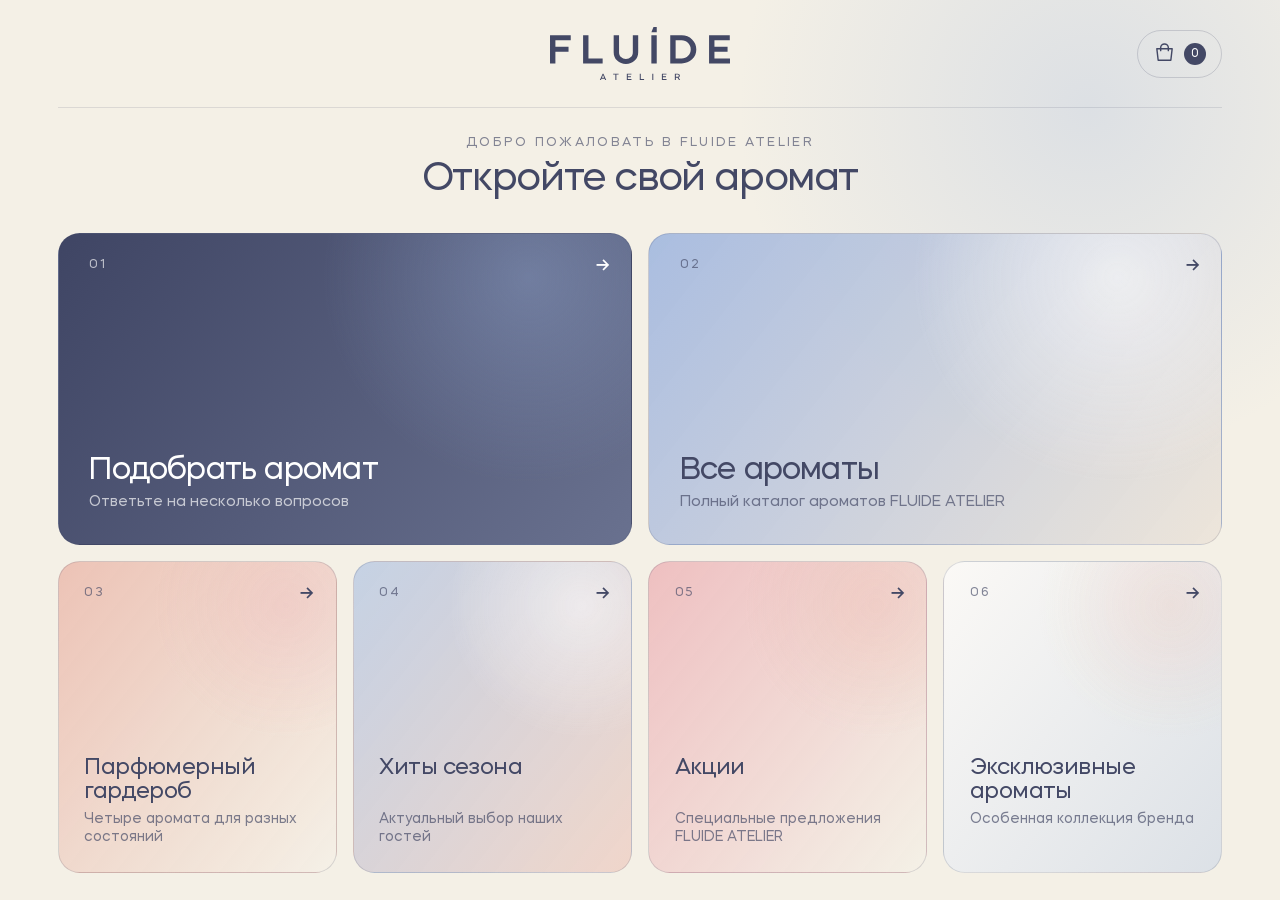
<file: index.html>
<!doctype html>
<html lang="ru">
  <head>
    <meta charset="UTF-8" />
    <meta name="viewport" content="width=device-width, initial-scale=1, viewport-fit=cover" />
    <meta name="theme-color" content="#f4f0e6" />
    <meta name="mobile-web-app-capable" content="yes" />
    <meta name="apple-mobile-web-app-capable" content="yes" />
    <meta name="apple-mobile-web-app-status-bar-style" content="default" />
    <meta name="apple-mobile-web-app-title" content="FLUIDE" />
    <title>FLUIDE — главное меню</title>
    <link rel="manifest" href="manifest.webmanifest" />
    <link rel="icon" href="app-icon.svg" type="image/svg+xml" />
    <link rel="apple-touch-icon" href="app-icon-192.png" />
    <link rel="stylesheet" href="fonts.css?v=1" />
    <link rel="stylesheet" href="shared-header.css?v=1" />
    <link rel="stylesheet" href="catalog.css?v=13" />
    <link rel="stylesheet" href="mobile.css?v=1" />
  </head>
  <body>
    <main class="menu-screen">
      <header class="menu-header">
        <a class="site-logo-link" href="index.html" aria-label="Перейти в главное меню">
          <img class="menu-logo" src="логотип FLUIDE сниний.svg" alt="FLUIDE ATELIER" />
        </a>
        <button class="site-cart site-header-actions" type="button" aria-label="Выбранные товары: 0">
          <svg viewBox="0 0 24 24" aria-hidden="true">
            <path d="M4 7h16l-1.4 12H5.4L4 7Z" />
            <path d="M8 9V6a4 4 0 0 1 8 0v3" />
          </svg>
          <span class="site-cart__count">0</span>
        </button>
      </header>

      <section class="menu-content" aria-labelledby="menu-title">
        <div class="menu-heading">
          <p class="menu-kicker">Добро пожаловать в FLUIDE ATELIER</p>
          <h1 id="menu-title">Откройте свой аромат</h1>
        </div>

        <nav class="menu-grid" aria-label="Главное меню каталога">
          <a class="menu-card menu-card--featured menu-card--primary" href="selection.html">
            <span class="menu-card__number">01</span>
            <span class="menu-card__title">Подобрать аромат</span>
            <span class="menu-card__caption">Ответьте на несколько вопросов</span>
          </a>

          <a class="menu-card menu-card--featured menu-card--blue" href="all.html">
            <span class="menu-card__number">02</span>
            <span class="menu-card__title">Все ароматы</span>
            <span class="menu-card__caption">Полный каталог ароматов FLUIDE ATELIER</span>
          </a>

          <a class="menu-card menu-card--peach" href="wardrobe.html">
            <span class="menu-card__number">03</span>
            <span class="menu-card__title">Парфюмерный гардероб</span>
            <span class="menu-card__caption">Четыре аромата для разных состояний</span>
          </a>

          <a class="menu-card menu-card--season" href="hits.html">
            <span class="menu-card__number">04</span>
            <span class="menu-card__title">Хиты сезона</span>
            <span class="menu-card__caption">Актуальный выбор наших гостей</span>
          </a>

          <a class="menu-card menu-card--pink" href="coming-soon.html?section=actions">
            <span class="menu-card__number">05</span>
            <span class="menu-card__title">Акции</span>
            <span class="menu-card__caption">Специальные предложения FLUIDE ATELIER</span>
          </a>

          <a class="menu-card menu-card--pearl" href="coming-soon.html?section=exclusive">
            <span class="menu-card__number">06</span>
            <span class="menu-card__title">Эксклюзивные ароматы</span>
            <span class="menu-card__caption">Особенная коллекция бренда</span>
          </a>
        </nav>
      </section>
    </main>

    <div class="rotate-message" role="status">
      <img src="логотип FLUIDE сниний.svg" alt="FLUIDE ATELIER" />
      <p>Поверните устройство горизонтально</p>
    </div>
    <script src="pwa.js?v=38"></script>
  </body>
</html>
</file>
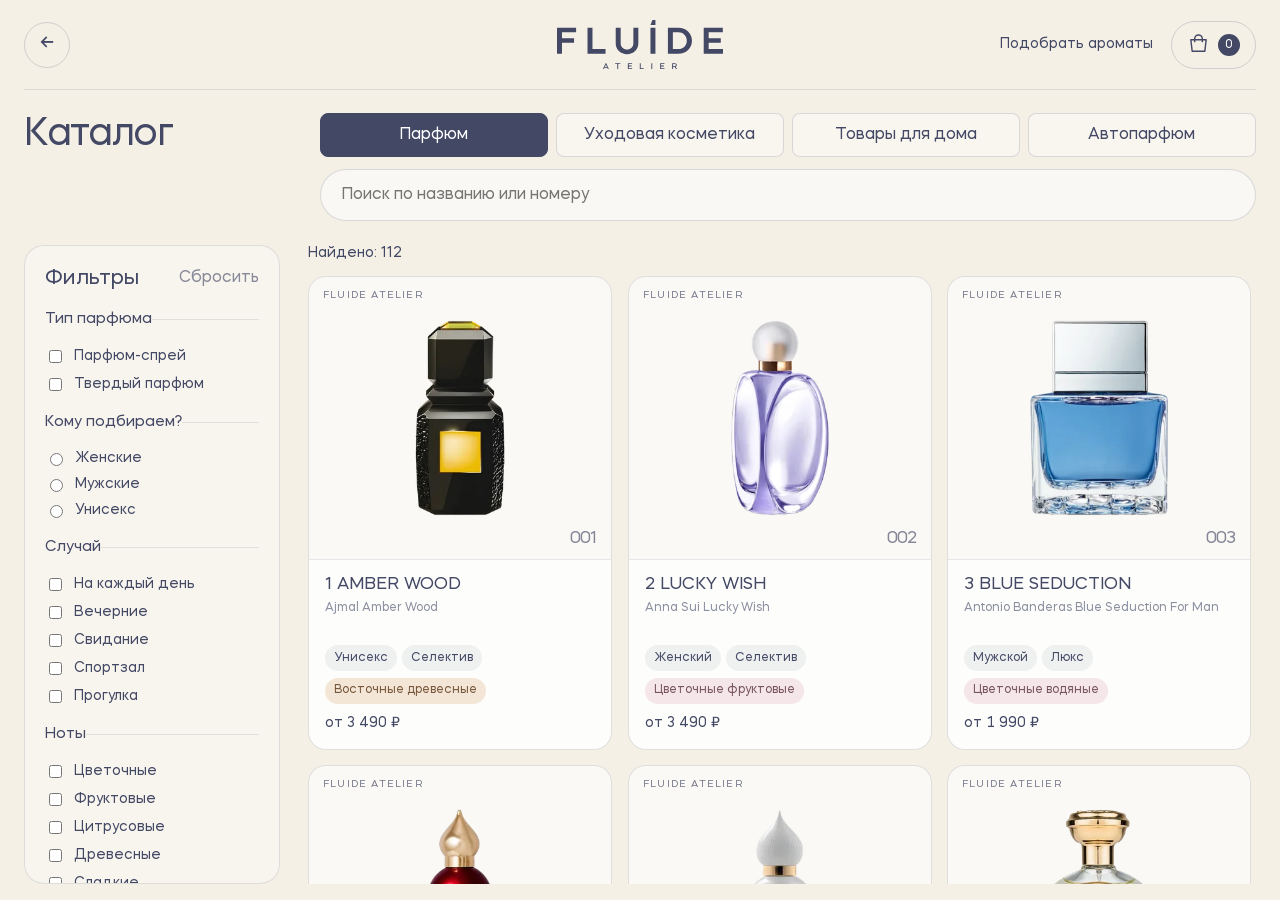
<file: all.html>
<!doctype html>
<html lang="ru">
  <head>
    <meta charset="UTF-8" />
    <meta name="viewport" content="width=device-width, initial-scale=1, viewport-fit=cover" />
    <meta name="theme-color" content="#f4f0e6" />
    <meta name="mobile-web-app-capable" content="yes" />
    <meta name="apple-mobile-web-app-capable" content="yes" />
    <meta name="apple-mobile-web-app-title" content="FLUIDE" />
    <title>FLUIDE — каталог</title>
    <link rel="manifest" href="manifest.webmanifest" />
    <link rel="icon" href="app-icon.svg" type="image/svg+xml" />
    <link rel="apple-touch-icon" href="app-icon-192.png" />
    <link rel="stylesheet" href="fonts.css?v=1" />
    <link rel="stylesheet" href="shared-header.css?v=1" />
    <link rel="stylesheet" href="results.css?v=14" />
    <link rel="stylesheet" href="mobile.css?v=1" />
  </head>
  <body data-catalog-mode="all">
    <main class="store-screen">
      <header class="store-header">
        <a class="round-link" id="results-back" href="index.html" aria-label="Вернуться в главное меню">←</a>
        <a class="site-logo-link" href="index.html" aria-label="Перейти в главное меню">
          <img class="store-logo" src="логотип FLUIDE сниний.svg" alt="FLUIDE ATELIER" />
        </a>
        <div class="site-header-actions">
          <a class="store-selection-link" href="selection.html">Подобрать ароматы</a>
          <button class="site-cart" type="button" aria-label="Выбранные товары: 0">
            <svg viewBox="0 0 24 24" aria-hidden="true">
              <path d="M4 7h16l-1.4 12H5.4L4 7Z" />
              <path d="M8 9V6a4 4 0 0 1 8 0v3" />
            </svg>
            <span class="site-cart__count">0</span>
          </button>
        </div>
      </header>

      <section class="store-intro">
        <div>
          <h1 id="results-title">Каталог</h1>
        </div>
        <div class="catalog-controls">
          <nav class="catalog-sections" aria-label="Разделы каталога">
            <button class="catalog-section is-active" type="button" data-section="perfume" aria-pressed="true">Парфюм</button>
            <button class="catalog-section" type="button" data-section="care" aria-pressed="false">Уходовая косметика</button>
            <button class="catalog-section" type="button" data-section="home" aria-pressed="false">Товары для дома</button>
            <button class="catalog-section" type="button" data-section="car" aria-pressed="false">Автопарфюм</button>
          </nav>
          <label class="store-search">
            <span class="visually-hidden">Поиск по каталогу</span>
            <input id="search" type="search" placeholder="Поиск по названию или номеру" />
          </label>
        </div>
      </section>

      <div class="store-layout">
        <aside class="filters" aria-label="Фильтры каталога">
          <div class="filters__heading">
            <h2>Фильтры</h2>
            <button id="reset-filters" type="button">Сбросить</button>
          </div>

          <div class="catalog-filter-group" data-filter-section="perfume">
            <fieldset>
              <legend>Тип парфюма</legend>
              <label><input type="checkbox" name="subtype" value="fragrance" /> Парфюм-спрей</label>
              <label><input type="checkbox" name="subtype" value="solid-perfume" /> Твердый парфюм</label>
            </fieldset>
            <fieldset>
              <legend>Кому подбираем?</legend>
              <label><input type="radio" name="catalogGender" value="женский" /> Женские</label>
              <label><input type="radio" name="catalogGender" value="мужской" /> Мужские</label>
              <label><input type="radio" name="catalogGender" value="унисекс" /> Унисекс</label>
            </fieldset>
            <fieldset>
              <legend>Случай</legend>
              <label><input type="checkbox" name="occasion" value="everyday" /> На каждый день</label>
              <label><input type="checkbox" name="occasion" value="evening" /> Вечерние</label>
              <label><input type="checkbox" name="occasion" value="date" /> Свидание</label>
              <label><input type="checkbox" name="occasion" value="gym" /> Спортзал</label>
              <label><input type="checkbox" name="occasion" value="walk" /> Прогулка</label>
            </fieldset>
            <fieldset>
              <legend>Ноты</legend>
              <label><input type="checkbox" name="catalogFamily" value="Цветочные" /> Цветочные</label>
              <label><input type="checkbox" name="catalogFamily" value="Фруктовые" /> Фруктовые</label>
              <label><input type="checkbox" name="catalogFamily" value="Цитрусовые" /> Цитрусовые</label>
              <label><input type="checkbox" name="catalogFamily" value="Древесные" /> Древесные</label>
              <label><input type="checkbox" name="catalogFamily" value="Сладкие" /> Сладкие</label>
              <label><input type="checkbox" name="catalogFamily" value="Свежие" /> Свежие</label>
              <label><input type="checkbox" name="catalogFamily" value="Пряные и восточные" /> Пряные</label>
            </fieldset>
            <fieldset>
              <legend>Время года</legend>
              <label><input type="checkbox" name="season" value="summer" /> Лето</label>
              <label><input type="checkbox" name="season" value="autumn" /> Осень</label>
              <label><input type="checkbox" name="season" value="winter" /> Зима</label>
              <label><input type="checkbox" name="season" value="spring" /> Весна</label>
            </fieldset>
          </div>

          <div class="catalog-filter-group" data-filter-section="care" hidden>
            <fieldset>
              <legend>Тип продукции</legend>
              <label><input type="checkbox" name="subtype" value="body-cream" /> Крем для тела</label>
              <label><input type="checkbox" name="subtype" value="hair-spray" /> Спрей для волос</label>
              <label><input type="checkbox" name="subtype" value="hand-soap" /> Мыло</label>
            </fieldset>
          </div>

          <div class="catalog-filter-group" data-filter-section="home" hidden>
            <fieldset>
              <legend>Тип продукции</legend>
              <label><input type="checkbox" name="subtype" value="home-fragrance" /> Парфюм для дома</label>
              <label><input type="checkbox" name="subtype" value="candle" /> Свечи</label>
              <label><input type="checkbox" name="subtype" value="diffuser" /> Аромадиффузоры</label>
            </fieldset>
          </div>

          <div class="catalog-filter-group" data-filter-section="car" hidden>
            <fieldset>
              <legend>Тип продукции</legend>
              <label><input type="checkbox" name="subtype" value="car-fragrance" /> Автопарфюм</label>
            </fieldset>
          </div>
        </aside>

        <section class="products" aria-live="polite">
          <div class="products__summary">
            <p id="result-count">Загрузка ароматов…</p>
          </div>
          <div class="products-grid" id="products-grid"></div>
        </section>
      </div>
    </main>

    <script src="pwa.js?v=38"></script>
    <script src="selection-engine.js?v=2"></script>
    <script src="results.js?v=26"></script>
  </body>
</html>
</file>
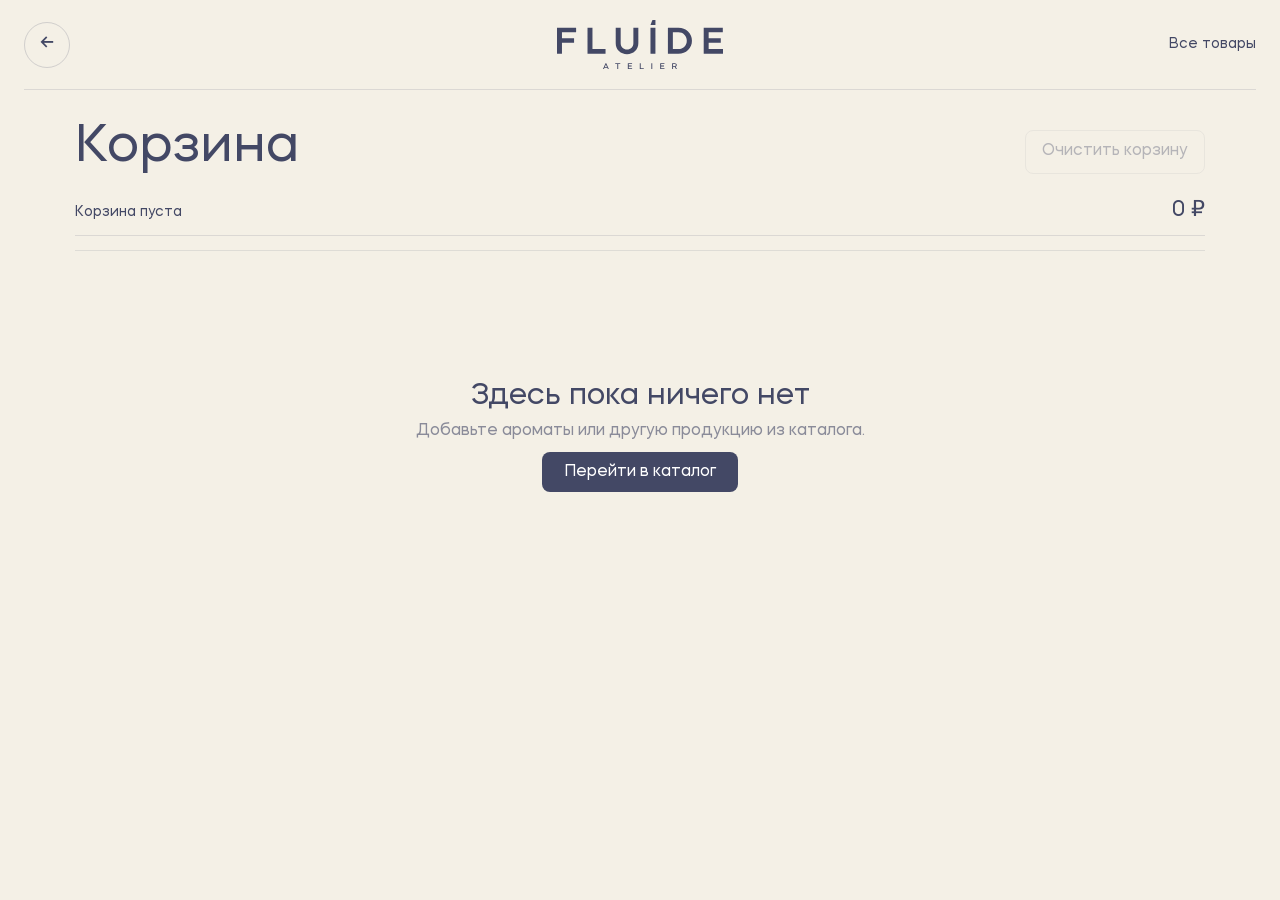
<file: cart.html>
<!doctype html>
<html lang="ru">
  <head>
    <meta charset="UTF-8" />
    <meta name="viewport" content="width=device-width, initial-scale=1, viewport-fit=cover" />
    <meta name="theme-color" content="#f4f0e6" />
    <meta name="mobile-web-app-capable" content="yes" />
    <meta name="apple-mobile-web-app-capable" content="yes" />
    <meta name="apple-mobile-web-app-title" content="FLUIDE" />
    <title>FLUIDE — корзина</title>
    <link rel="manifest" href="manifest.webmanifest" />
    <link rel="icon" href="app-icon.svg" type="image/svg+xml" />
    <link rel="apple-touch-icon" href="app-icon-192.png" />
    <link rel="stylesheet" href="fonts.css?v=1" />
    <link rel="stylesheet" href="cart.css?v=8" />
    <link rel="stylesheet" href="mobile.css?v=1" />
  </head>
  <body>
    <main class="cart-screen">
      <header class="cart-header">
        <button class="cart-back" id="cart-back" type="button" aria-label="Вернуться назад">←</button>
        <a class="cart-logo-link" href="index.html" aria-label="Перейти в главное меню">
          <img class="cart-logo" src="логотип FLUIDE сниний.svg" alt="FLUIDE ATELIER" />
        </a>
        <a class="cart-catalog" href="all.html">Все товары</a>
      </header>

      <section class="cart-content" aria-labelledby="cart-title">
        <div class="cart-heading">
          <div><h1 id="cart-title">Корзина</h1></div>
          <button class="clear-cart" id="clear-cart" type="button">Очистить корзину</button>
        </div>

        <div class="cart-status" id="cart-status" aria-live="polite"></div>
        <div class="cart-list" id="cart-list"></div>
      </section>
    </main>

    <script src="pwa.js?v=38"></script>
    <script src="cart.js?v=7"></script>
  </body>
</html>
</file>
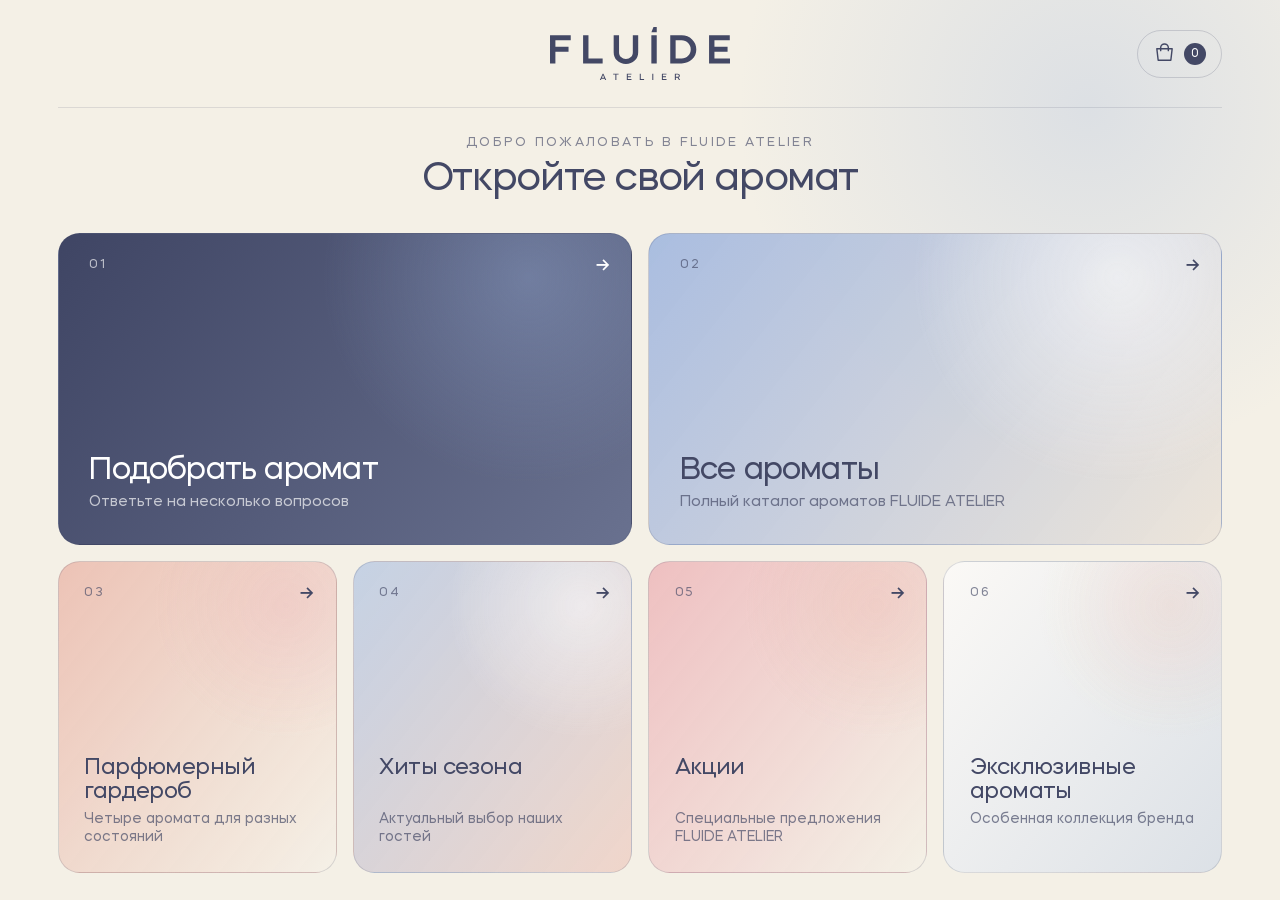
<file: catalog.html>
<!doctype html>
<html lang="ru">
  <head>
    <meta charset="UTF-8" />
    <meta name="viewport" content="width=device-width, initial-scale=1" />
    <meta http-equiv="refresh" content="0; url=./index.html" />
    <title>FLUIDE — главное меню</title>
    <link rel="canonical" href="./index.html" />
    <script>
      window.location.replace("./index.html");
    </script>
  </head>
  <body>
    <p><a href="./index.html">Открыть главное меню FLUIDE</a></p>
  </body>
</html>
</file>
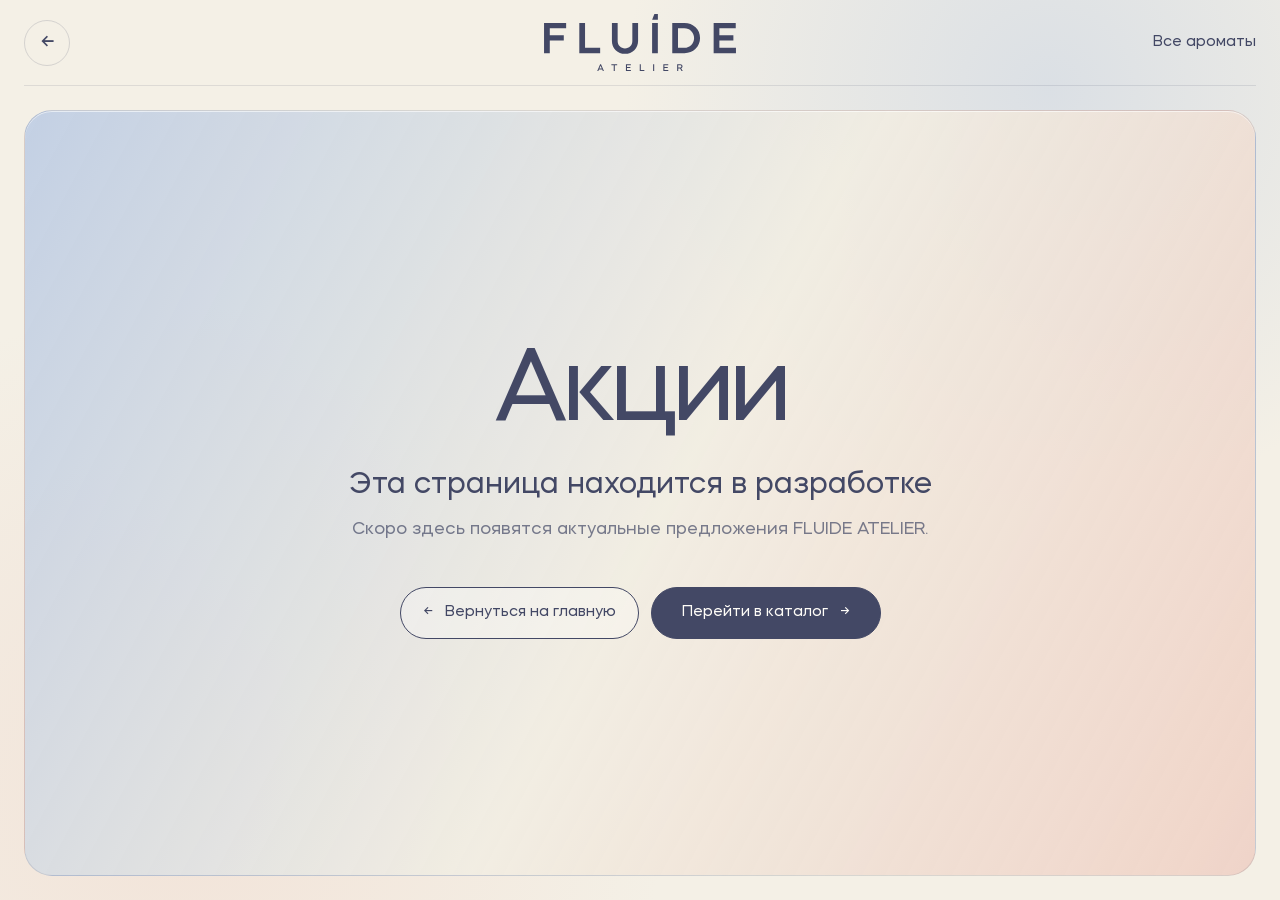
<file: coming-soon.html>
<!doctype html>
<html lang="ru">
  <head>
    <meta charset="UTF-8" />
    <meta name="viewport" content="width=device-width, initial-scale=1, viewport-fit=cover" />
    <meta name="theme-color" content="#f4f0e6" />
    <meta name="mobile-web-app-capable" content="yes" />
    <meta name="apple-mobile-web-app-capable" content="yes" />
    <meta name="apple-mobile-web-app-status-bar-style" content="default" />
    <meta name="apple-mobile-web-app-title" content="FLUIDE" />
    <title>FLUIDE — раздел в разработке</title>
    <link rel="manifest" href="manifest.webmanifest" />
    <link rel="icon" href="app-icon.svg" type="image/svg+xml" />
    <link rel="apple-touch-icon" href="app-icon-192.png" />
    <link rel="stylesheet" href="fonts.css?v=1" />
    <link rel="stylesheet" href="coming-soon.css?v=4" />
    <link rel="stylesheet" href="mobile.css?v=1" />
  </head>
  <body>
    <main class="placeholder-screen">
      <header class="placeholder-header">
        <a class="placeholder-back" href="index.html" aria-label="Вернуться на главную">←</a>
        <a class="placeholder-logo-link" href="index.html" aria-label="FLUIDE ATELIER — главная">
          <img class="placeholder-logo" src="логотип FLUIDE сниний.svg" alt="FLUIDE ATELIER" />
        </a>
        <a class="placeholder-catalog-link" href="all.html?catalogState=1&amp;section=perfume">Все ароматы</a>
      </header>

      <section class="placeholder-card" aria-labelledby="placeholder-title">
        <div class="placeholder-content">
          <h1 id="placeholder-title">Акции</h1>
          <p class="placeholder-message">Эта страница находится в разработке</p>
          <p class="placeholder-description" id="placeholder-description">
            Скоро здесь появятся актуальные предложения FLUIDE ATELIER.
          </p>
          <div class="placeholder-actions">
            <a class="placeholder-button placeholder-button--secondary" href="index.html">
              <span aria-hidden="true">←</span> Вернуться на главную
            </a>
            <a class="placeholder-button placeholder-button--primary" href="all.html?catalogState=1&amp;section=perfume">
              Перейти в каталог <span aria-hidden="true">→</span>
            </a>
          </div>
        </div>
      </section>
    </main>

    <script src="pwa.js?v=38"></script>
    <script src="coming-soon.js?v=5"></script>
  </body>
</html>
</file>
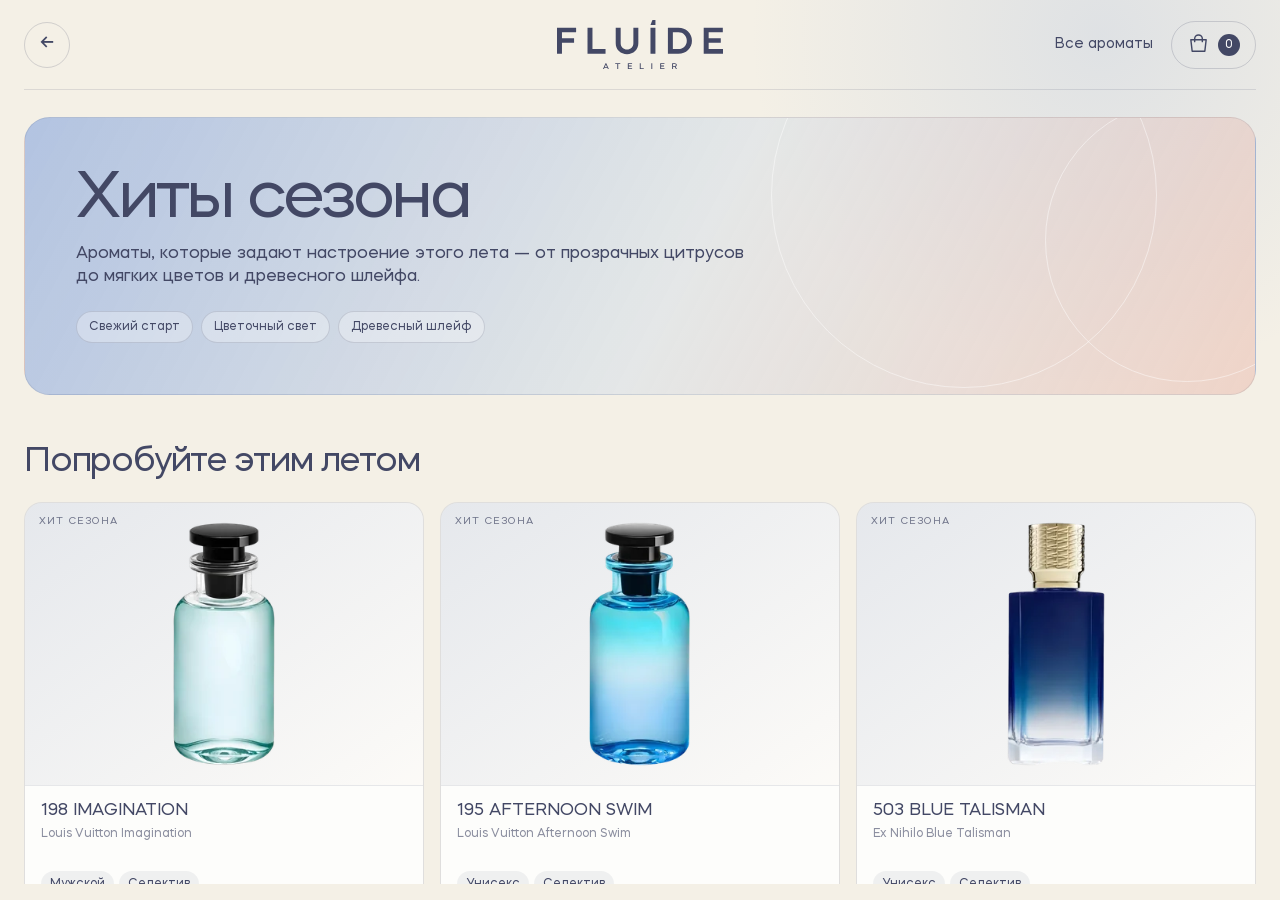
<file: hits.html>
<!doctype html>
<html lang="ru">
  <head>
    <meta charset="UTF-8" />
    <meta name="viewport" content="width=device-width, initial-scale=1, viewport-fit=cover" />
    <meta name="theme-color" content="#f4f0e6" />
    <meta name="mobile-web-app-capable" content="yes" />
    <meta name="apple-mobile-web-app-capable" content="yes" />
    <meta name="apple-mobile-web-app-title" content="FLUIDE" />
    <title>FLUIDE — хиты сезона</title>
    <link rel="manifest" href="manifest.webmanifest" />
    <link rel="icon" href="app-icon.svg" type="image/svg+xml" />
    <link rel="apple-touch-icon" href="app-icon-192.png" />
    <link rel="stylesheet" href="fonts.css?v=1" />
    <link rel="stylesheet" href="shared-header.css?v=1" />
    <link rel="stylesheet" href="results.css?v=12" />
    <link rel="stylesheet" href="hits.css?v=2" />
    <link rel="stylesheet" href="mobile.css?v=1" />
  </head>
  <body>
    <main class="season-screen">
      <header class="store-header">
        <a class="round-link" href="index.html" aria-label="Вернуться в главное меню">←</a>
        <a class="site-logo-link" href="index.html" aria-label="Перейти в главное меню">
          <img class="store-logo" src="логотип FLUIDE сниний.svg" alt="FLUIDE ATELIER" />
        </a>
        <div class="site-header-actions">
          <a class="store-selection-link" href="all.html">Все ароматы</a>
          <button class="site-cart" type="button" aria-label="Выбранные товары: 0">
            <svg viewBox="0 0 24 24" aria-hidden="true">
              <path d="M4 7h16l-1.4 12H5.4L4 7Z" />
              <path d="M8 9V6a4 4 0 0 1 8 0v3" />
            </svg>
            <span class="site-cart__count">0</span>
          </button>
        </div>
      </header>

      <div class="season-scroll">
        <section class="season-hero" aria-labelledby="season-title">
          <div class="season-hero__content">
            <h1 id="season-title">Хиты сезона</h1>
            <p class="season-lead">Ароматы, которые задают настроение этого лета — от прозрачных цитрусов до мягких цветов и древесного шлейфа.</p>
            <div class="season-moods" aria-label="Настроения подборки">
              <span>Свежий старт</span>
              <span>Цветочный свет</span>
              <span>Древесный шлейф</span>
            </div>
          </div>
        </section>

        <section class="season-catalog" aria-labelledby="season-catalog-title">
          <div class="season-catalog__heading">
            <h2 id="season-catalog-title">Попробуйте этим летом</h2>
          </div>
          <div class="products-grid hits-grid" id="hits-grid" aria-live="polite"></div>
        </section>
      </div>
    </main>

    <script src="pwa.js?v=38"></script>
    <script src="hits.js?v=7"></script>
  </body>
</html>
</file>
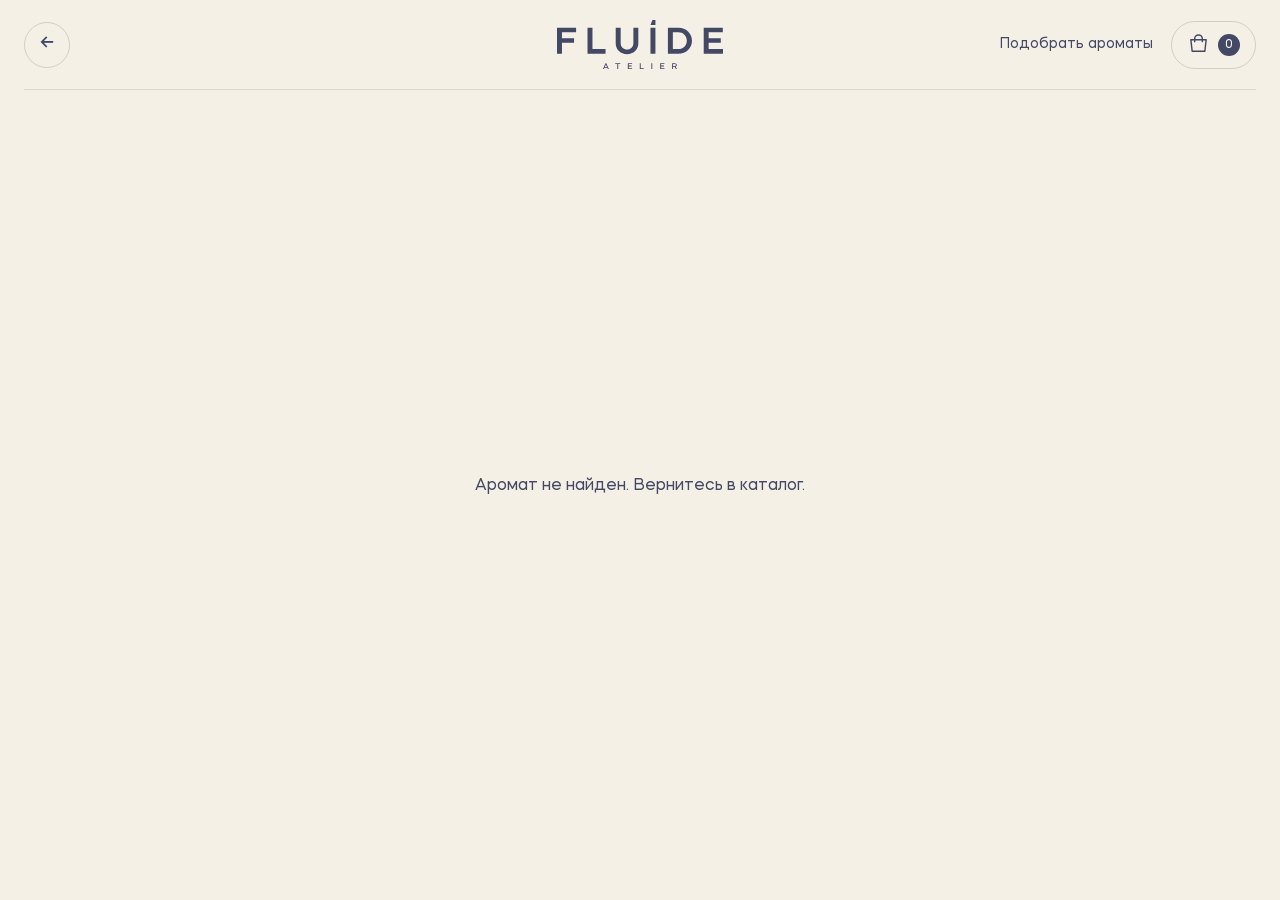
<file: product.html>
<!doctype html>
<html lang="ru">
  <head>
    <meta charset="UTF-8" />
    <meta name="viewport" content="width=device-width, initial-scale=1, viewport-fit=cover" />
    <meta name="theme-color" content="#f4f0e6" />
    <meta name="mobile-web-app-capable" content="yes" />
    <meta name="apple-mobile-web-app-capable" content="yes" />
    <meta name="apple-mobile-web-app-title" content="FLUIDE" />
    <title>FLUIDE — аромат</title>
    <link rel="manifest" href="manifest.webmanifest" />
    <link rel="icon" href="app-icon.svg" type="image/svg+xml" />
    <link rel="apple-touch-icon" href="app-icon-192.png" />
    <link rel="stylesheet" href="fonts.css?v=1" />
    <link rel="stylesheet" href="shared-header.css?v=1" />
    <link rel="stylesheet" href="product.css?v=15" />
    <link rel="stylesheet" href="mobile.css?v=1" />
  </head>
  <body>
    <main class="detail-screen">
      <header class="detail-header">
        <a class="detail-back" href="results.html" aria-label="Вернуться к каталогу">←</a>
        <a class="site-logo-link" href="index.html" aria-label="Перейти в главное меню">
          <img class="detail-logo" src="логотип FLUIDE сниний.svg" alt="FLUIDE ATELIER" />
        </a>
        <div class="site-header-actions">
          <a class="detail-menu" href="selection.html">Подобрать ароматы</a>
          <button class="site-cart" type="button" aria-label="Выбранные товары: 0">
            <svg viewBox="0 0 24 24" aria-hidden="true"><path d="M4 7h16l-1.4 12H5.4L4 7Z" /><path d="M8 9V6a4 4 0 0 1 8 0v3" /></svg>
            <span class="site-cart__count">0</span>
          </button>
        </div>
      </header>

      <article class="detail" id="product-detail" aria-live="polite">
        <p class="detail-loading">Загрузка аромата…</p>
      </article>
    </main>

    <script src="pwa.js?v=38"></script>
    <script src="similarity-engine.js?v=1"></script>
    <script src="product.js?v=27"></script>
  </body>
</html>
</file>
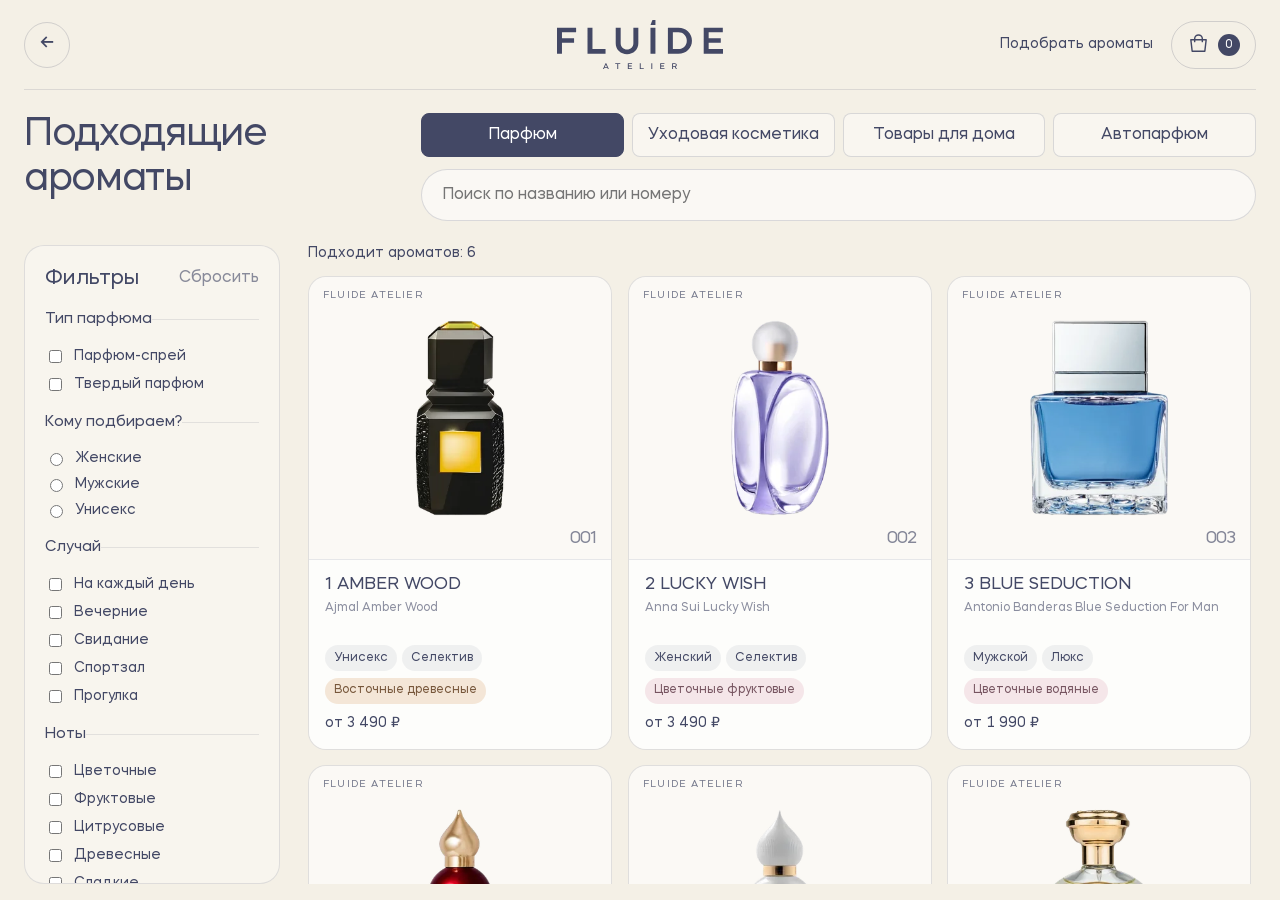
<file: results.html>
<!doctype html>
<html lang="ru">
  <head>
    <meta charset="UTF-8" />
    <meta name="viewport" content="width=device-width, initial-scale=1, viewport-fit=cover" />
    <meta name="theme-color" content="#f4f0e6" />
    <meta name="mobile-web-app-capable" content="yes" />
    <meta name="apple-mobile-web-app-capable" content="yes" />
    <meta name="apple-mobile-web-app-title" content="FLUIDE" />
    <title>FLUIDE — выбранные ароматы</title>
    <link rel="manifest" href="manifest.webmanifest" />
    <link rel="icon" href="app-icon.svg" type="image/svg+xml" />
    <link rel="apple-touch-icon" href="app-icon-192.png" />
    <link rel="stylesheet" href="fonts.css?v=1" />
    <link rel="stylesheet" href="shared-header.css?v=1" />
    <link rel="stylesheet" href="results.css?v=14" />
    <link rel="stylesheet" href="mobile.css?v=1" />
  </head>
  <body data-catalog-mode="selection">
    <main class="store-screen">
      <header class="store-header">
        <a class="round-link" id="results-back" href="selection.html" aria-label="Вернуться к подбору">←</a>
        <a class="site-logo-link" href="index.html" aria-label="Перейти в главное меню">
          <img class="store-logo" src="логотип FLUIDE сниний.svg" alt="FLUIDE ATELIER" />
        </a>
        <div class="site-header-actions">
          <a class="store-selection-link" href="selection.html">Подобрать ароматы</a>
          <button class="site-cart" type="button" aria-label="Выбранные товары: 0">
            <svg viewBox="0 0 24 24" aria-hidden="true">
              <path d="M4 7h16l-1.4 12H5.4L4 7Z" />
              <path d="M8 9V6a4 4 0 0 1 8 0v3" />
            </svg>
            <span class="site-cart__count">0</span>
          </button>
        </div>
      </header>

      <section class="store-intro">
        <div>
          <h1 id="results-title">Подходящие ароматы</h1>
        </div>
        <div class="catalog-controls">
          <nav class="catalog-sections" aria-label="Разделы каталога">
            <button class="catalog-section is-active" type="button" data-section="perfume" aria-pressed="true">Парфюм</button>
            <button class="catalog-section" type="button" data-section="care" aria-pressed="false">Уходовая косметика</button>
            <button class="catalog-section" type="button" data-section="home" aria-pressed="false">Товары для дома</button>
            <button class="catalog-section" type="button" data-section="car" aria-pressed="false">Автопарфюм</button>
          </nav>
          <label class="store-search">
            <span class="visually-hidden">Поиск по каталогу</span>
            <input id="search" type="search" placeholder="Поиск по названию или номеру" />
          </label>
        </div>
      </section>

      <div class="store-layout">
        <aside class="filters" aria-label="Фильтры каталога">
          <div class="filters__heading">
            <h2>Фильтры</h2>
            <button id="reset-filters" type="button">Сбросить</button>
          </div>

          <div class="catalog-filter-group" data-filter-section="perfume">
            <fieldset>
              <legend>Тип парфюма</legend>
              <label><input type="checkbox" name="subtype" value="fragrance" /> Парфюм-спрей</label>
              <label><input type="checkbox" name="subtype" value="solid-perfume" /> Твердый парфюм</label>
            </fieldset>
            <fieldset>
              <legend>Кому подбираем?</legend>
              <label><input type="radio" name="catalogGender" value="женский" /> Женские</label>
              <label><input type="radio" name="catalogGender" value="мужской" /> Мужские</label>
              <label><input type="radio" name="catalogGender" value="унисекс" /> Унисекс</label>
            </fieldset>
            <fieldset>
              <legend>Случай</legend>
              <label><input type="checkbox" name="occasion" value="everyday" /> На каждый день</label>
              <label><input type="checkbox" name="occasion" value="evening" /> Вечерние</label>
              <label><input type="checkbox" name="occasion" value="date" /> Свидание</label>
              <label><input type="checkbox" name="occasion" value="gym" /> Спортзал</label>
              <label><input type="checkbox" name="occasion" value="walk" /> Прогулка</label>
            </fieldset>
            <fieldset>
              <legend>Ноты</legend>
              <label><input type="checkbox" name="catalogFamily" value="Цветочные" /> Цветочные</label>
              <label><input type="checkbox" name="catalogFamily" value="Фруктовые" /> Фруктовые</label>
              <label><input type="checkbox" name="catalogFamily" value="Цитрусовые" /> Цитрусовые</label>
              <label><input type="checkbox" name="catalogFamily" value="Древесные" /> Древесные</label>
              <label><input type="checkbox" name="catalogFamily" value="Сладкие" /> Сладкие</label>
              <label><input type="checkbox" name="catalogFamily" value="Свежие" /> Свежие</label>
              <label><input type="checkbox" name="catalogFamily" value="Пряные и восточные" /> Пряные</label>
            </fieldset>
            <fieldset>
              <legend>Время года</legend>
              <label><input type="checkbox" name="season" value="summer" /> Лето</label>
              <label><input type="checkbox" name="season" value="autumn" /> Осень</label>
              <label><input type="checkbox" name="season" value="winter" /> Зима</label>
              <label><input type="checkbox" name="season" value="spring" /> Весна</label>
            </fieldset>
          </div>

          <div class="catalog-filter-group" data-filter-section="care" hidden>
            <fieldset>
              <legend>Тип продукции</legend>
              <label><input type="checkbox" name="subtype" value="body-cream" /> Крем для тела</label>
              <label><input type="checkbox" name="subtype" value="hair-spray" /> Спрей для волос</label>
              <label><input type="checkbox" name="subtype" value="hand-soap" /> Мыло</label>
            </fieldset>
          </div>

          <div class="catalog-filter-group" data-filter-section="home" hidden>
            <fieldset>
              <legend>Тип продукции</legend>
              <label><input type="checkbox" name="subtype" value="home-fragrance" /> Парфюм для дома</label>
              <label><input type="checkbox" name="subtype" value="candle" /> Свечи</label>
              <label><input type="checkbox" name="subtype" value="diffuser" /> Аромадиффузоры</label>
            </fieldset>
          </div>

          <div class="catalog-filter-group" data-filter-section="car" hidden>
            <fieldset>
              <legend>Тип продукции</legend>
              <label><input type="checkbox" name="subtype" value="car-fragrance" /> Автопарфюм</label>
            </fieldset>
          </div>
        </aside>

        <section class="products" aria-live="polite">
          <div class="products__summary">
            <p id="result-count">Загрузка ароматов…</p>
          </div>
          <div class="products-grid" id="products-grid"></div>
        </section>
      </div>
    </main>

    <script src="pwa.js?v=38"></script>
    <script src="selection-engine.js?v=2"></script>
    <script src="results.js?v=26"></script>
  </body>
</html>
</file>
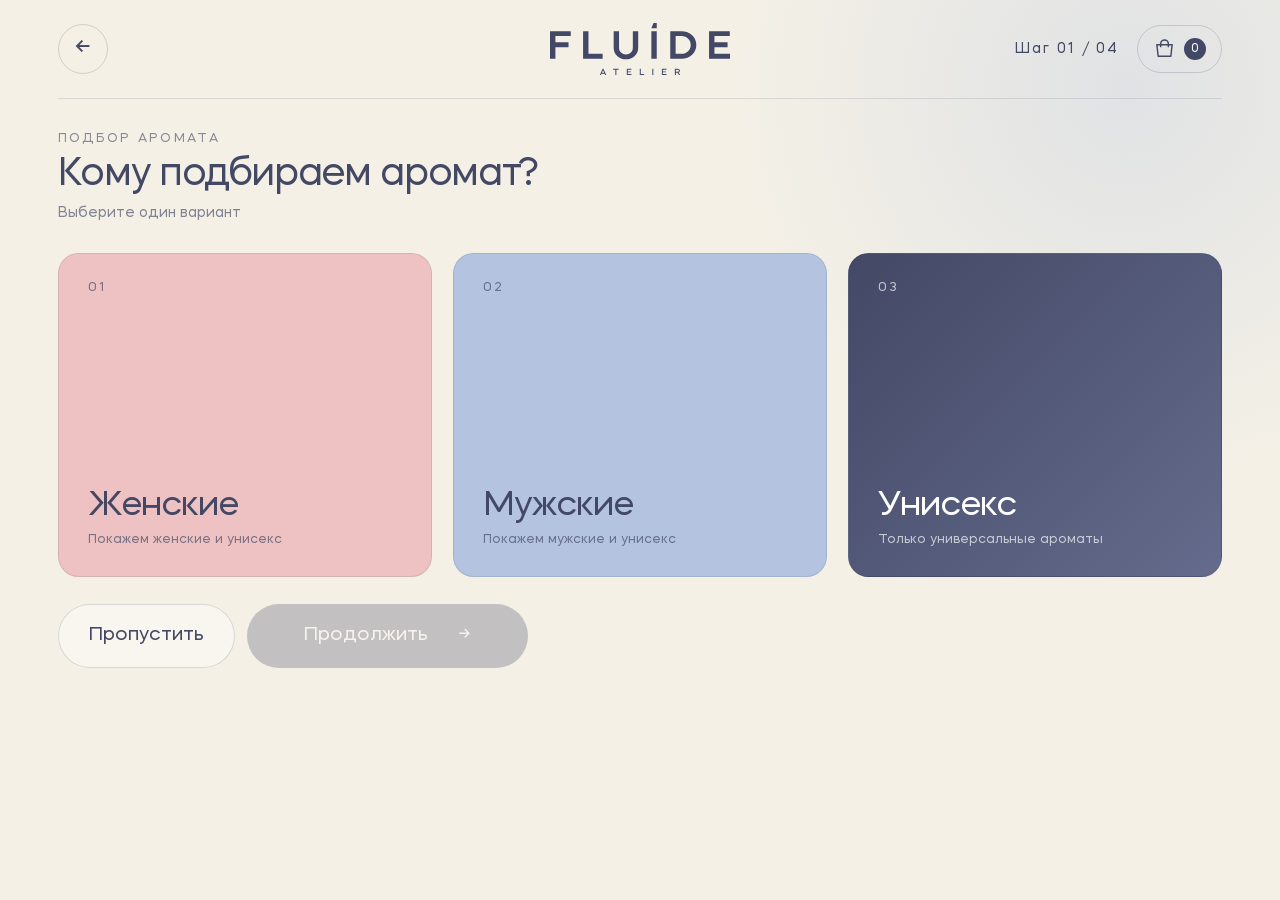
<file: selection.html>
<!doctype html>
<html lang="ru">
  <head>
    <meta charset="UTF-8" />
    <meta
      name="viewport"
      content="width=device-width, initial-scale=1, viewport-fit=cover"
    />
    <meta name="theme-color" content="#f4f0e6" />
    <meta name="mobile-web-app-capable" content="yes" />
    <meta name="apple-mobile-web-app-capable" content="yes" />
    <meta name="apple-mobile-web-app-status-bar-style" content="default" />
    <meta name="apple-mobile-web-app-title" content="FLUIDE" />
    <title>FLUIDE — подбор аромата</title>
    <link rel="manifest" href="manifest.webmanifest" />
    <link rel="icon" href="app-icon.svg" type="image/svg+xml" />
    <link rel="apple-touch-icon" href="app-icon-192.png" />
    <link rel="stylesheet" href="fonts.css?v=1" />
    <link rel="stylesheet" href="shared-header.css?v=1" />
    <link rel="stylesheet" href="selection.css?v=7" />
    <link rel="stylesheet" href="mobile.css?v=1" />
  </head>
  <body>
    <main class="selection-screen">
      <header class="selection-header">
        <a class="selection-back" href="index.html" aria-label="Вернуться в главное меню">←</a>
        <a class="site-logo-link" href="index.html" aria-label="Перейти в главное меню">
          <img class="selection-logo" src="логотип FLUIDE сниний.svg" alt="FLUIDE ATELIER" />
        </a>
        <div class="site-header-actions">
          <p class="selection-step" aria-label="Первый шаг из четырех">Шаг 01 / 04</p>
          <button class="site-cart" type="button" aria-label="Выбранные товары: 0">
            <svg viewBox="0 0 24 24" aria-hidden="true"><path d="M4 7h16l-1.4 12H5.4L4 7Z" /><path d="M8 9V6a4 4 0 0 1 8 0v3" /></svg>
            <span class="site-cart__count">0</span>
          </button>
        </div>
      </header>

      <section class="selection-content" aria-labelledby="selection-title">
        <div class="selection-heading">
          <p class="selection-kicker">Подбор аромата</p>
          <h1 id="selection-title">Для кого выбираем аромат?</h1>
          <p class="selection-help" id="selection-help">Выберите один вариант</p>
        </div>

        <form class="selection-form" id="selection-form">
          <div class="selection-options" id="selection-options"></div>

          <div class="selection-actions">
            <button class="selection-previous" type="button" hidden>Назад</button>
            <button class="selection-skip" type="button">Пропустить</button>
            <button class="selection-next" type="submit" disabled>
              Продолжить
              <span aria-hidden="true">→</span>
            </button>
          </div>
          <p class="selection-status" aria-live="polite"></p>
        </form>
      </section>
    </main>

    <div class="rotate-message" role="status">
      <img src="логотип FLUIDE сниний.svg" alt="FLUIDE ATELIER" />
      <p>Поверните устройство горизонтально</p>
    </div>

    <script src="pwa.js?v=38"></script>
    <script src="selection-engine.js?v=2"></script>
    <script src="selection.js?v=12"></script>
  </body>
</html>
</file>
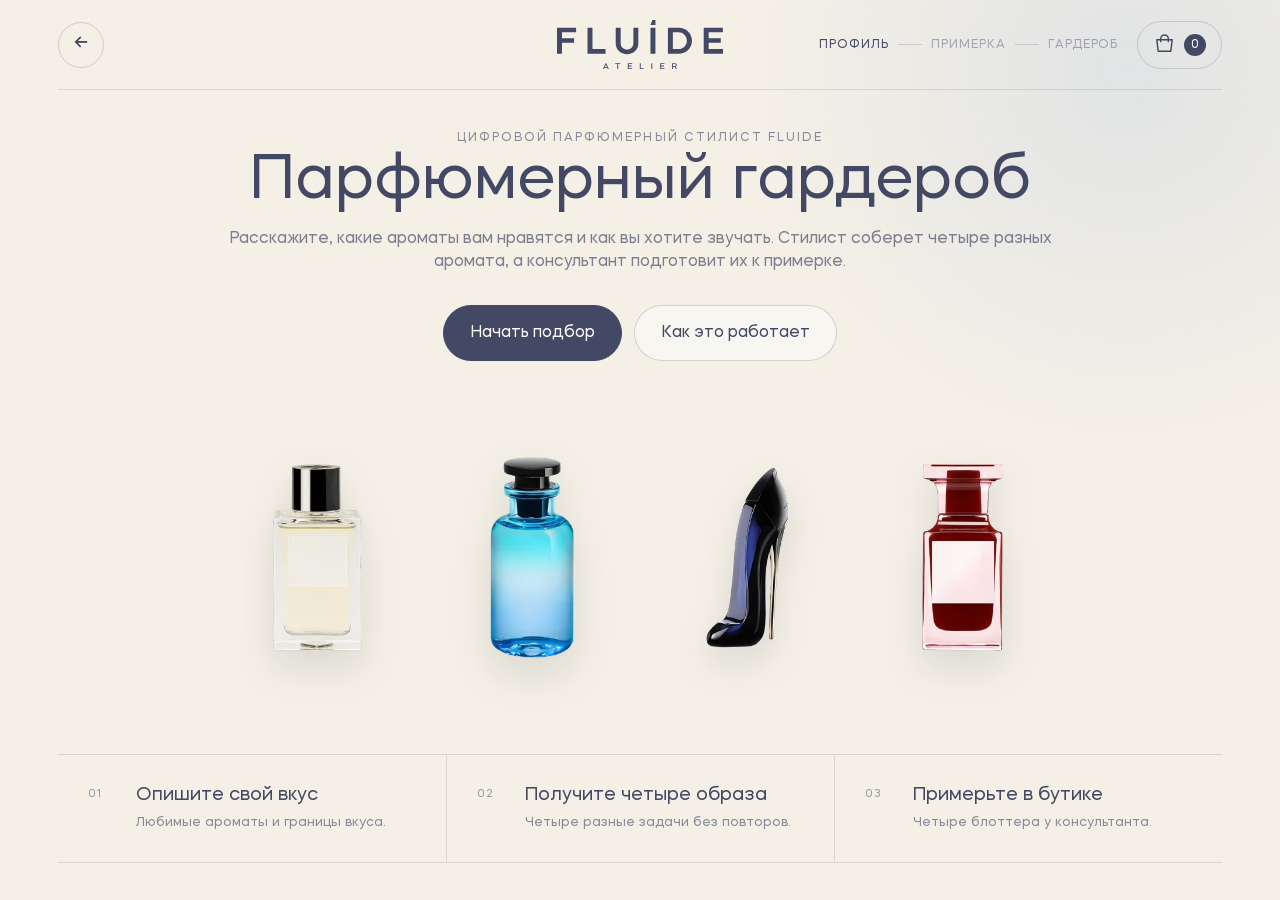
<file: wardrobe.html>
<!doctype html>
<html lang="ru">
  <head>
    <meta charset="UTF-8" />
    <meta name="viewport" content="width=device-width, initial-scale=1, viewport-fit=cover" />
    <meta name="theme-color" content="#f4f0e6" />
    <meta name="mobile-web-app-capable" content="yes" />
    <meta name="apple-mobile-web-app-capable" content="yes" />
    <meta name="apple-mobile-web-app-title" content="FLUIDE" />
    <title>FLUIDE — парфюмерный гардероб</title>
    <link rel="manifest" href="manifest.webmanifest" />
    <link rel="icon" href="app-icon.svg" type="image/svg+xml" />
    <link rel="apple-touch-icon" href="app-icon-192.png" />
    <link rel="stylesheet" href="fonts.css?v=1" />
    <link rel="stylesheet" href="shared-header.css?v=1" />
    <link rel="stylesheet" href="wardrobe.css?v=28" />
    <link rel="stylesheet" href="mobile.css?v=1" />
  </head>
  <body>
    <main class="wardrobe-screen">
      <header class="wardrobe-header">
        <a class="wardrobe-back" href="index.html" aria-label="Вернуться в главное меню">←</a>
        <a class="site-logo-link" href="index.html" aria-label="Перейти в главное меню">
          <img class="wardrobe-logo" src="логотип FLUIDE сниний.svg" alt="FLUIDE ATELIER" />
        </a>
        <div class="site-header-actions">
          <nav class="wardrobe-progress" aria-label="Этапы парфюмерного гардероба">
            <span data-progress="profile">Профиль</span>
            <span data-progress="fitting">Примерка</span>
            <span data-progress="wardrobe">Гардероб</span>
          </nav>
          <button class="site-cart" type="button" aria-label="Выбранные товары: 0">
            <svg viewBox="0 0 24 24" aria-hidden="true">
              <path d="M4 7h16l-1.4 12H5.4L4 7Z" />
              <path d="M8 9V6a4 4 0 0 1 8 0v3" />
            </svg>
            <span class="site-cart__count">0</span>
          </button>
        </div>
      </header>

      <section class="wardrobe-content" id="wardrobe-content" aria-live="polite">
        <p class="wardrobe-loading">Готовим цифрового парфюмерного стилиста…</p>
      </section>
    </main>

    <dialog class="wardrobe-dialog" id="wardrobe-dialog">
      <button class="dialog-close" type="button" aria-label="Закрыть" title="Закрыть">×</button>
      <div id="dialog-content"></div>
    </dialog>

    <div class="rotate-message" role="status">
      <img src="логотип FLUIDE сниний.svg" alt="FLUIDE ATELIER" />
      <p>Поверните устройство горизонтально</p>
    </div>

    <script src="pwa.js?v=38"></script>
    <script src="wardrobe-engine.js?v=4"></script>
    <script src="wardrobe.js?v=27"></script>
  </body>
</html>
</file>
<file: fonts.css>
@font-face {
  font-family: "Mazzard H";
  src: url("MazzardH-Light.woff2") format("woff2");
  font-style: normal;
  font-weight: 300;
  font-display: swap;
}

@font-face {
  font-family: "Mazzard H";
  src: url("MazzardH-Regular.woff2") format("woff2");
  font-style: normal;
  font-weight: 400;
  font-display: swap;
}

@font-face {
  font-family: "Mazzard H";
  src: url("MazzardH-Medium.woff2") format("woff2");
  font-style: normal;
  font-weight: 500;
  font-display: swap;
}

@font-face {
  font-family: "Mazzard H";
  src: url("MazzardH-SemiBold.woff2") format("woff2");
  font-style: normal;
  font-weight: 600;
  font-display: swap;
}

@font-face {
  font-family: "Mazzard H";
  src: url("MazzardH-Bold.woff2") format("woff2");
  font-style: normal;
  font-weight: 700;
  font-display: swap;
}
</file>
<file: shared-header.css>
.site-logo-link {
  display: block;
  line-height: 0;
}

.site-header-actions {
  position: absolute;
  right: 0;
  display: flex;
  align-items: center;
  gap: 18px;
}

.site-cart {
  display: flex;
  align-items: center;
  justify-content: center;
  gap: 8px;
  min-width: 74px;
  height: 48px;
  padding: 0 15px;
  border: 1px solid rgb(67 72 101 / 20%);
  border-radius: 24px;
  color: #434865;
  background: transparent;
  font: inherit;
  cursor: pointer;
  transition: color 160ms ease, background-color 160ms ease, transform 160ms ease;
}

.site-cart svg {
  width: 23px;
  height: 23px;
  fill: none;
  stroke: currentColor;
  stroke-linecap: round;
  stroke-linejoin: round;
  stroke-width: 1.5;
}

.site-cart__count {
  display: grid;
  place-items: center;
  min-width: 22px;
  height: 22px;
  border-radius: 50%;
  color: #fff;
  background: #434865;
  font-size: 12px;
}

.site-cart:hover {
  color: #fff;
  background: #434865;
  transform: translateY(-2px);
}

.site-cart:hover .site-cart__count {
  color: #434865;
  background: #fff;
}

.site-logo-link:focus-visible,
.site-cart:focus-visible {
  outline: 3px solid #434865;
  outline-offset: 4px;
}

@media (prefers-reduced-motion: reduce) {
  .site-cart { transition: none; }
}

@media (max-width: 760px) {
  .site-header-actions { gap: 10px; }
  .site-header-actions > a { display: none; }
}
</file>
<file: catalog.css>
:root {
  --ink: #434865;
  --cream: #f4f0e6;
  --blue: #9fb6df;
  --peach: #eab6a8;
  --pink: #ecb0b5;
  --white: #fff;
  font-family: "Mazzard H", "Montserrat", Arial, sans-serif;
  color: var(--ink);
  background: var(--cream);
  font-synthesis: none;
}

* {
  box-sizing: border-box;
}

html,
body {
  width: 100%;
  height: 100%;
  margin: 0;
  overflow: hidden;
}

body {
  min-width: 720px;
  min-height: min(480px, var(--app-height, 100vh));
  background:
    radial-gradient(circle at 85% 12%, rgb(159 182 223 / 28%), transparent 26%),
    var(--cream);
}

.menu-screen {
  display: grid;
  grid-template-rows: clamp(78px, 12vh, 118px) 1fr;
  width: 100%;
  height: 100vh;
  height: 100dvh;
  height: var(--app-height, 100dvh);
  padding: 0 clamp(24px, 4.5vw, 76px) clamp(16px, 3vh, 40px);
  padding:
    env(safe-area-inset-top)
    max(clamp(24px, 4.5vw, 76px), env(safe-area-inset-right))
    max(clamp(16px, 3vh, 40px), env(safe-area-inset-bottom))
    max(clamp(24px, 4.5vw, 76px), env(safe-area-inset-left));
}

.menu-header {
  position: relative;
  display: flex;
  align-items: center;
  justify-content: center;
  border-bottom: 1px solid rgb(67 72 101 / 14%);
}

.menu-logo {
  width: clamp(145px, 14vw, 215px);
  height: auto;
}

.menu-cart {
  position: absolute;
  right: 0;
  display: flex;
  align-items: center;
  justify-content: center;
  gap: 8px;
  min-width: 74px;
  height: 48px;
  padding: 0 15px;
  border: 1px solid rgb(67 72 101 / 20%);
  border-radius: 24px;
  color: var(--ink);
  background: transparent;
  font: inherit;
  transition: color 160ms ease, background-color 160ms ease, transform 160ms ease;
}

.menu-cart svg {
  width: 23px;
  height: 23px;
  fill: none;
  stroke: currentColor;
  stroke-linecap: round;
  stroke-linejoin: round;
  stroke-width: 1.5;
}

.menu-cart__count {
  display: grid;
  place-items: center;
  min-width: 22px;
  height: 22px;
  border-radius: 50%;
  color: var(--white);
  background: var(--ink);
  font-size: 12px;
}

.menu-cart:hover {
  color: var(--white);
  background: var(--ink);
  transform: translateY(-2px);
}

.menu-cart:hover .menu-cart__count {
  color: var(--ink);
  background: var(--white);
}

.menu-content {
  display: grid;
  grid-template-rows: auto minmax(0, 1fr);
  min-height: 0;
  padding-top: clamp(18px, 3vh, 34px);
}

.menu-heading {
  text-align: center;
}

.menu-kicker {
  margin: 0 0 7px;
  color: rgb(67 72 101 / 65%);
  font-size: clamp(11px, 1vw, 14px);
  font-weight: 400;
  letter-spacing: 0.18em;
  text-transform: uppercase;
}

.menu-heading h1 {
  margin: 0;
  font-size: clamp(27px, 3.1vw, 48px);
  font-weight: 400;
  letter-spacing: -0.035em;
}

.menu-grid {
  display: grid;
  grid-template-columns: repeat(4, minmax(0, 1fr));
  grid-template-rows: repeat(2, minmax(0, 1fr));
  gap: clamp(10px, 1.25vw, 20px);
  min-height: 0;
  padding-top: clamp(18px, 3.2vh, 36px);
}

.menu-card {
  --card-from: rgb(255 255 255 / 55%);
  --card-to: rgb(159 182 223 / 28%);
  --card-glow: rgb(234 182 168 / 30%);
  position: relative;
  display: flex;
  flex-direction: column;
  justify-content: flex-end;
  min-height: 0;
  padding: clamp(16px, 2vw, 28px);
  overflow: hidden;
  border: 1px solid rgb(67 72 101 / 18%);
  border-radius: clamp(16px, 1.7vw, 26px);
  color: var(--ink);
  background:
    radial-gradient(circle at 82% 14%, var(--card-glow), transparent 38%),
    linear-gradient(128deg, var(--card-from), var(--card-to));
  text-decoration: none;
  transition: transform 180ms ease, box-shadow 180ms ease, border-color 180ms ease, filter 180ms ease;
  -webkit-tap-highlight-color: transparent;
}

.menu-card::after {
  content: "→";
  position: absolute;
  top: clamp(15px, 1.6vw, 24px);
  right: clamp(15px, 1.6vw, 24px);
  z-index: 1;
  font-size: clamp(20px, 1.8vw, 28px);
}

.menu-card > span {
  z-index: 1;
}

.menu-card:hover {
  z-index: 1;
  border-color: rgb(67 72 101 / 36%);
  box-shadow: 0 14px 34px rgb(67 72 101 / 14%);
  filter: saturate(1.04);
  transform: translateY(-3px);
}

.menu-card:focus-visible,
.menu-cart:focus-visible {
  outline: 3px solid var(--ink);
  outline-offset: 4px;
}

.menu-card--primary {
  --card-from: #3f4564;
  --card-to: #69718f;
  --card-glow: rgb(159 182 223 / 34%);
  color: var(--white);
}

.menu-card--featured {
  grid-column: span 2;
  padding: clamp(20px, 2.4vw, 38px);
}

.menu-card--featured .menu-card__number {
  left: clamp(20px, 2.4vw, 38px);
}

.menu-card--featured .menu-card__title {
  font-size: clamp(25px, 2.45vw, 38px);
}

.menu-card--featured .menu-card__caption {
  max-width: 70%;
  font-size: clamp(15px, 1.1vw, 17px);
}

.menu-card--blue {
  --card-from: rgb(159 182 223 / 88%);
  --card-to: rgb(236 226 215 / 82%);
  --card-glow: rgb(255 255 255 / 58%);
}

.menu-card--peach {
  --card-from: rgb(234 182 168 / 78%);
  --card-to: rgb(244 240 230 / 86%);
  --card-glow: rgb(236 176 181 / 28%);
}

.menu-card--pink {
  --card-from: rgb(236 176 181 / 76%);
  --card-to: rgb(244 240 230 / 84%);
  --card-glow: rgb(234 182 168 / 30%);
}

.menu-card--season {
  --card-from: rgb(181 199 227 / 76%);
  --card-to: rgb(238 202 190 / 68%);
  --card-glow: rgb(255 255 255 / 52%);
}

.menu-card--pearl {
  --card-from: rgb(255 255 255 / 62%);
  --card-to: rgb(205 216 230 / 62%);
  --card-glow: rgb(234 182 168 / 25%);
}

.menu-card__number {
  position: absolute;
  top: clamp(16px, 1.8vw, 26px);
  left: clamp(16px, 2vw, 28px);
  font-size: clamp(11px, 1vw, 14px);
  letter-spacing: 0.14em;
  opacity: 0.65;
}

.menu-card__title {
  max-width: 90%;
  font-size: clamp(21px, 1.75vw, 28px);
  font-weight: 400;
  line-height: 1.05;
  letter-spacing: -0.025em;
}

.menu-card__caption {
  margin-top: 7px;
  font-size: clamp(14px, 1vw, 16px);
  line-height: 1.25;
  opacity: 0.68;
}

.menu-card:not(.menu-card--featured) .menu-card__title {
  min-height: 2.1em;
}

.menu-card:not(.menu-card--featured) .menu-card__caption {
  min-height: 2.5em;
}

.rotate-message {
  display: none;
}

@media (max-height: 620px) {
  .menu-screen {
    grid-template-rows: 72px 1fr;
    padding-bottom: 20px;
  }

  .menu-content {
    padding-top: 14px;
  }

  .menu-grid {
    padding-top: 14px;
  }

  .menu-card__caption {
    display: none;
  }
}

@media (orientation: portrait) and (max-width: 700px) {
  body {
    min-width: 0;
  }

  .menu-screen {
    display: none;
  }

  .rotate-message {
    display: flex;
    flex-direction: column;
    align-items: center;
    justify-content: center;
    width: 100%;
    height: 100vh;
    height: 100dvh;
    height: var(--app-height, 100dvh);
    padding: 32px;
    text-align: center;
  }

  .rotate-message img {
    width: 190px;
    margin-bottom: 30px;
  }

  .rotate-message p {
    margin: 0;
    font-size: 20px;
  }
}

@media (prefers-reduced-motion: reduce) {
  .menu-card,
  .menu-cart {
    transition: none;
  }
}
</file>
<file: mobile.css>
/*
 * Phone layout for FLUIDE.
 * This file is intentionally isolated from the tablet catalogue:
 * every rule below is active only when the viewport is 640px or narrower.
 */
@media (max-width: 640px) {
  :root {
    --mobile-gutter: 14px;
    --mobile-header-height: 68px;
  }

  html,
  body {
    width: 100%;
    min-width: 0 !important;
    height: auto;
    min-height: 100%;
    overflow-x: hidden !important;
    overflow-y: auto !important;
  }

  body {
    min-height: 100dvh;
    -webkit-text-size-adjust: 100%;
  }

  button,
  input,
  select,
  a {
    -webkit-tap-highlight-color: transparent;
  }

  .rotate-message {
    display: none !important;
  }

  .site-header-actions {
    right: 0;
  }

  .site-cart {
    min-width: 58px;
    height: 42px;
    padding: 0 10px;
  }

  .site-cart svg {
    width: 20px;
    height: 20px;
  }

  .site-cart__count {
    min-width: 19px;
    height: 19px;
    font-size: 10px;
  }

  /* Main menu */
  .menu-screen {
    display: block !important;
    width: 100%;
    height: auto;
    min-height: 100dvh;
    padding:
      env(safe-area-inset-top)
      max(var(--mobile-gutter), env(safe-area-inset-right))
      max(22px, env(safe-area-inset-bottom))
      max(var(--mobile-gutter), env(safe-area-inset-left));
  }

  .menu-header,
  .store-header,
  .detail-header,
  .cart-header,
  .selection-header,
  .wardrobe-header {
    position: sticky;
    top: 0;
    z-index: 30;
    height: var(--mobile-header-height);
    background: rgb(244 240 230 / 94%);
    backdrop-filter: blur(12px);
  }

  .menu-logo,
  .store-logo,
  .detail-logo,
  .cart-logo,
  .selection-logo,
  .wardrobe-logo {
    width: 132px;
  }

  .menu-content {
    display: block;
    padding-top: 24px;
  }

  .menu-kicker {
    margin-bottom: 8px;
    font-size: 10px;
    line-height: 1.35;
  }

  .menu-heading h1 {
    font-size: clamp(32px, 10vw, 42px);
    line-height: 1;
  }

  .menu-grid {
    display: grid;
    grid-template-columns: 1fr;
    grid-template-rows: none;
    gap: 12px;
    padding-top: 24px;
  }

  .menu-card,
  .menu-card--featured {
    grid-column: auto;
    min-height: 164px;
    padding: 20px;
    border-radius: 20px;
  }

  .menu-card--featured .menu-card__number {
    left: 20px;
  }

  .menu-card__number {
    top: 18px;
    left: 20px;
    font-size: 11px;
  }

  .menu-card::after {
    top: 16px;
    right: 18px;
    font-size: 24px;
  }

  .menu-card__title,
  .menu-card--featured .menu-card__title {
    min-height: 0 !important;
    font-size: 27px;
    line-height: 1.05;
  }

  .menu-card__caption,
  .menu-card--featured .menu-card__caption {
    display: block;
    max-width: 88%;
    min-height: 0 !important;
    margin-top: 7px;
    font-size: 14px;
  }

  /* Catalogue and selection results */
  .store-screen,
  .season-screen {
    display: block;
    width: 100%;
    height: auto;
    min-height: 100dvh;
    padding:
      env(safe-area-inset-top)
      max(var(--mobile-gutter), env(safe-area-inset-right))
      max(22px, env(safe-area-inset-bottom))
      max(var(--mobile-gutter), env(safe-area-inset-left));
  }

  .round-link,
  .detail-back,
  .cart-back,
  .selection-back,
  .wardrobe-back {
    width: 42px;
    height: 42px;
    font-size: 21px;
  }

  .store-intro,
  body[data-catalog-mode="all"] .store-intro,
  body[data-catalog-mode="selection"] .store-intro {
    align-items: stretch;
    flex-direction: column;
    gap: 18px;
    padding: 24px 0 20px;
  }

  .store-intro h1 {
    font-size: 38px;
    line-height: 1;
  }

  .catalog-controls {
    justify-items: stretch;
    gap: 10px;
    width: 100%;
  }

  .catalog-sections {
    grid-template-columns: repeat(2, minmax(0, 1fr));
    gap: 7px;
  }

  .catalog-section {
    min-height: 48px;
    padding: 8px 9px;
    font-size: 13px;
  }

  .store-search input {
    width: 100%;
    height: 50px;
    padding: 0 16px;
    font-size: 16px;
  }

  .store-layout {
    display: block;
  }

  .filters,
  .products {
    min-height: 0;
    overflow: visible;
  }

  .filters {
    max-height: 340px;
    margin-bottom: 22px;
    padding: 18px;
    overflow-y: auto;
    border-radius: 16px;
  }

  .filters h2 {
    font-size: 20px;
  }

  .filters label {
    min-height: 30px;
    font-size: 14px;
  }

  .products {
    padding-right: 0;
  }

  .products__summary {
    margin-bottom: 12px;
  }

  .products__summary select {
    min-width: 0;
    max-width: 52%;
  }

  .products-grid,
  .hits-grid {
    grid-template-columns: repeat(2, minmax(0, 1fr));
    gap: 10px;
  }

  .product-card {
    grid-template-rows: 190px minmax(188px, auto);
    border-radius: 15px;
    contain: none;
  }

  .product-card__body {
    padding: 12px;
  }

  .product-card__body h2 {
    font-size: 15px;
    line-height: 1.15;
  }

  .product-card__original {
    min-height: 0;
    margin: 6px 0 10px;
    font-size: 11px;
  }

  .product-card__tags span,
  .product-card__tags--fragrance span {
    padding: 5px 7px;
    font-size: 10px;
  }

  .product-card__tags--fragrance {
    gap: 6px;
    min-height: 49px;
  }

  .product-card__tag-row {
    flex-wrap: wrap;
  }

  .product-card__number--with-image {
    right: 10px;
    bottom: 8px;
    font-size: 14px;
  }

  .product-card__meta {
    top: 10px;
    left: 10px;
    font-size: 8px;
  }

  .product-card__price {
    font-size: 13px;
  }

  /* Product page */
  .detail-screen {
    display: block;
    width: 100%;
    height: auto;
    min-height: 100dvh;
    padding:
      env(safe-area-inset-top)
      max(var(--mobile-gutter), env(safe-area-inset-right))
      max(24px, env(safe-area-inset-bottom))
      max(var(--mobile-gutter), env(safe-area-inset-left));
  }

  .detail {
    display: block;
    padding: 20px 0 0;
    overflow: visible;
  }

  .detail-visual {
    height: 420px;
    min-height: 420px;
    margin-bottom: 26px;
    border-radius: 22px;
  }

  .detail-visual__brand {
    top: 18px;
    left: 18px;
    font-size: 10px;
  }

  .detail-visual__image {
    width: 88%;
    height: 82%;
  }

  .detail-visual__number--with-image {
    left: 18px;
    bottom: 16px;
    font-size: 20px;
  }

  .detail-visual__caption {
    right: 18px;
    bottom: 17px;
    font-size: 12px;
  }

  .detail-content {
    padding-top: 0;
  }

  .detail-content h1 {
    font-size: clamp(34px, 10.5vw, 44px);
    line-height: .98;
    overflow-wrap: anywhere;
  }

  .detail-original {
    margin-top: 11px;
    font-size: 16px;
    line-height: 1.35;
  }

  .detail-facts {
    grid-template-columns: 1fr;
    gap: 8px;
    margin: 18px 0 10px;
  }

  .detail-fact {
    padding: 13px 14px;
  }

  .purchase-panel,
  .product-purchase,
  .car-scent-picker {
    margin-top: 12px;
  }

  .purchase-panel__heading,
  .purchase-panel__action,
  .car-scent-picker__heading {
    align-items: stretch;
    flex-direction: column;
    gap: 12px;
  }

  .volume-options,
  .add-to-cart {
    width: 100%;
    max-width: none;
  }

  .car-scent-option {
    align-items: flex-start;
    flex-direction: column;
    gap: 3px;
  }

  .car-scent-option span {
    width: 100%;
  }

  .detail-notes {
    margin-top: 24px;
  }

  .detail-notes h2 {
    font-size: 24px;
  }

  .note-row {
    grid-template-columns: 1fr;
    gap: 4px;
    padding: 12px 0;
  }

  .similar-products {
    margin-top: 30px;
  }

  .similar-products__heading h2 {
    font-size: 27px;
  }

  .similar-grid {
    grid-template-columns: 1fr;
    gap: 12px;
  }

  .similar-card {
    grid-template-columns: 124px minmax(0, 1fr);
    grid-template-rows: minmax(192px, auto);
  }

  .similar-card__visual {
    border-right: 1px solid rgb(67 72 101 / 10%);
    border-bottom: 0;
  }

  .similar-card__visual img {
    width: 90%;
    height: 88%;
  }

  .similar-card__body {
    padding: 14px;
  }

  .similar-card__body h3 {
    min-height: 0;
    font-size: 16px;
  }

  .similar-card__body p {
    white-space: normal;
  }

  /* Cart */
  .cart-screen {
    display: block;
    width: 100%;
    height: auto;
    min-height: 100dvh;
    padding:
      env(safe-area-inset-top)
      max(var(--mobile-gutter), env(safe-area-inset-right))
      max(24px, env(safe-area-inset-bottom))
      max(var(--mobile-gutter), env(safe-area-inset-left));
  }

  .cart-content {
    padding: 24px 0 0;
    overflow: visible;
  }

  .cart-heading {
    align-items: stretch;
    flex-direction: column;
    gap: 16px;
  }

  .cart-heading h1 {
    font-size: 42px;
  }

  .clear-cart {
    align-self: flex-start;
  }

  .cart-status {
    margin-top: 20px;
  }

  .cart-list {
    grid-template-columns: 1fr;
  }

  .cart-card {
    grid-template-columns: 112px minmax(0, 1fr);
    height: 190px;
  }

  .cart-card__link {
    height: 190px;
  }

  .cart-card__link img {
    width: 92%;
    height: 164px;
  }

  .cart-card__body {
    padding: 16px 12px 14px 14px;
  }

  .cart-card__body h2 {
    max-width: calc(100% - 40px);
    font-size: 17px;
  }

  .cart-card__meta {
    flex-wrap: wrap;
  }

  .cart-card__remove {
    top: 10px;
    right: 8px;
    width: 36px;
    min-width: 36px;
    height: 36px;
    padding: 0;
  }

  .cart-card__remove span {
    display: none;
  }

  .cart-catalog {
    display: none;
  }

  /* Guided fragrance selection */
  .selection-screen {
    display: block !important;
    width: 100%;
    height: auto;
    min-height: 100dvh;
    padding:
      env(safe-area-inset-top)
      max(var(--mobile-gutter), env(safe-area-inset-right))
      max(24px, env(safe-area-inset-bottom))
      max(var(--mobile-gutter), env(safe-area-inset-left));
  }

  .selection-content {
    display: block;
    padding-top: 24px;
  }

  .selection-step {
    display: none;
  }

  .selection-heading h1 {
    margin: 7px 0 8px;
    font-size: clamp(32px, 9.5vw, 40px);
    line-height: 1;
  }

  .selection-form {
    display: block;
    padding-top: 22px;
  }

  .selection-options,
  .selection-options[data-compact="true"] {
    grid-template-columns: 1fr;
    grid-template-rows: none;
    gap: 10px;
    height: auto;
  }

  .selection-option,
  .selection-options[data-compact="true"] .selection-option {
    justify-content: flex-end;
    min-height: 132px;
    padding: 18px;
    border-radius: 16px;
  }

  .selection-options[data-compact="true"] .selection-option {
    min-height: 112px;
  }

  .selection-option__number,
  .selection-options[data-compact="true"] .selection-option__number {
    top: 16px;
    left: 18px;
  }

  .selection-option__mark,
  .selection-options[data-compact="true"] .selection-option__mark {
    top: 17px;
    right: 17px;
  }

  .selection-option__title,
  .selection-options[data-compact="true"] .selection-option__title {
    font-size: 25px;
  }

  .selection-options[data-compact="true"] .selection-option__caption {
    font-size: 13px;
  }

  .selection-actions {
    display: grid;
    grid-template-columns: repeat(2, minmax(0, 1fr));
    gap: 9px;
    margin-top: 18px;
  }

  .selection-next,
  .selection-previous,
  .selection-skip {
    min-width: 0;
    min-height: 52px;
    padding: 12px 16px;
    font-size: 15px;
  }

  .selection-next {
    grid-column: 1 / -1;
    grid-row: 2;
  }

  .selection-status {
    margin-top: 14px;
  }

  /* Perfume wardrobe */
  .wardrobe-screen {
    display: block !important;
    width: 100%;
    height: auto;
    min-height: 100dvh;
    padding:
      env(safe-area-inset-top)
      max(var(--mobile-gutter), env(safe-area-inset-right))
      max(24px, env(safe-area-inset-bottom))
      max(var(--mobile-gutter), env(safe-area-inset-left));
  }

  .wardrobe-content,
  .wardrobe-content--fitting,
  .wardrobe-content--final {
    min-height: 0;
    padding: 24px 0 0;
    overflow: visible;
  }

  .wardrobe-title,
  .wardrobe-welcome .wardrobe-title {
    font-size: clamp(32px, 9.5vw, 42px);
    line-height: 1;
  }

  .wardrobe-lead {
    margin-top: 10px;
    font-size: 15px;
  }

  .wardrobe-welcome {
    min-height: 0;
    padding-top: 0;
  }

  .welcome-bottles {
    width: 100%;
    min-height: 190px;
    margin: 14px 0;
    overflow: hidden;
  }

  .welcome-bottles img {
    flex-basis: 24%;
    width: 24%;
    transform: scale(1.05);
  }

  .welcome-bottles img:nth-child(1),
  .welcome-bottles img:nth-child(3),
  .welcome-bottles img:nth-child(4) {
    transform: scale(1);
  }

  .welcome-process {
    grid-template-columns: 1fr;
  }

  .welcome-process__step {
    padding: 18px 10px;
  }

  .welcome-process__step + .welcome-process__step {
    border-top: 1px solid rgb(67 72 101 / 14%);
    border-left: 0;
  }

  .wardrobe-actions,
  .wardrobe-actions--centered {
    display: grid;
    grid-template-columns: repeat(2, minmax(0, 1fr));
    justify-content: stretch;
    gap: 9px;
    margin-top: 22px;
  }

  .wardrobe-button {
    width: 100%;
    min-height: 52px;
    padding: 12px 16px;
  }

  .question-heading {
    text-align: left;
  }

  .gender-grid,
  .roles-grid,
  .choice-grid,
  .choice-grid--moods,
  .choice-grid--dislikes,
  .fitting-grid,
  .final-grid {
    grid-template-columns: 1fr;
    gap: 10px;
    width: 100%;
    height: auto;
    margin-top: 22px;
  }

  .gender-choice {
    min-height: 150px;
    padding: 20px;
  }

  .profile-focus {
    margin-top: 22px;
  }

  .profile-search-panel {
    padding: 16px;
  }

  .favorite-search input {
    height: 54px;
    padding: 0 14px;
    font-size: 16px;
  }

  .search-result {
    grid-template-columns: 38px minmax(0, 1fr);
  }

  .choice-grid--moods .choice-card,
  .choice-grid--dislikes .choice-card,
  .choice-card {
    min-height: 76px;
    padding: 16px;
  }

  .role-card {
    min-height: 190px;
    padding: 20px;
  }

  .role-card__number {
    margin-bottom: 42px;
  }

  .stylist-work {
    min-height: 62dvh;
  }

  .stylist-lines {
    width: 100%;
  }

  .fitting-screen,
  .final-screen {
    display: block;
    height: auto;
  }

  .fitting-card {
    height: auto;
  }

  .fitting-card__link {
    flex: none;
  }

  .fitting-visual {
    flex-basis: 260px;
    height: 260px;
  }

  .fitting-body h2 {
    min-height: 0;
    font-size: 19px;
  }

  .reaction {
    min-height: 46px;
    font-size: 13px;
  }

  .fitting-actions {
    margin-top: 14px;
  }

  .fitting-confirmation {
    grid-column: 1 / -1;
  }

  .final-card {
    grid-template-rows: 36px 260px auto 44px;
    height: auto;
  }

  .final-body {
    min-height: 0;
    padding: 14px;
  }

  .final-body h2 {
    min-height: 0;
    font-size: 18px;
  }

  .final-volume button {
    min-height: 38px;
    font-size: 12px;
  }

  .final-view {
    padding: 0 14px;
    font-size: 13px;
  }

  .final-footer {
    display: flex;
    flex-direction: column;
    gap: 12px;
    margin-top: 14px;
  }

  .final-actions {
    order: 2;
    width: 100%;
  }

  .offer {
    order: 1;
    width: 100%;
    height: auto;
    min-height: 290px;
  }

  .offer-content {
    grid-template-columns: 1fr;
  }

  .offer-price {
    padding: 14px 0 0;
    border-top: 1px dashed rgb(255 255 255 / 24%);
    border-left: 0;
  }

  .offer-price span {
    margin-top: 12px;
  }

  .offer-features {
    flex-wrap: wrap;
    margin-top: 14px;
  }

  .wardrobe-dialog {
    width: calc(100vw - 24px);
    max-height: calc(100dvh - 24px);
    padding: 20px;
  }

  .wardrobe-dialog h2 {
    font-size: 24px;
  }

  .dialog-options {
    grid-template-columns: 1fr;
  }

  /* Season hits */
  .season-scroll {
    padding: 18px 0 0;
    overflow: visible;
  }

  .season-hero {
    align-items: flex-end;
    min-height: 420px;
    padding: 24px 20px;
    border-radius: 22px;
  }

  .season-hero h1 {
    font-size: clamp(47px, 14vw, 62px);
  }

  .season-lead {
    font-size: 15px;
  }

  .season-moods span {
    padding: 7px 10px;
    font-size: 11px;
  }

  .season-catalog {
    padding-top: 32px;
  }

  /* Coming-soon pages */
  .placeholder-screen {
    grid-template-rows: var(--mobile-header-height) auto;
    min-height: 100dvh;
    padding:
      env(safe-area-inset-top)
      max(var(--mobile-gutter), env(safe-area-inset-right))
      max(var(--mobile-gutter), env(safe-area-inset-bottom))
      max(var(--mobile-gutter), env(safe-area-inset-left));
  }

  .placeholder-header {
    position: sticky;
    top: 0;
    z-index: 30;
    background: rgb(244 240 230 / 94%);
    backdrop-filter: blur(12px);
  }

  .placeholder-logo {
    width: 132px;
  }

  .placeholder-catalog-link {
    display: none;
  }

  .placeholder-card {
    min-height: calc(100dvh - 96px);
    margin-top: 14px;
    border-radius: 22px;
  }

  .placeholder-content {
    width: calc(100% - 28px);
  }

  .placeholder-content h1 {
    font-size: clamp(48px, 15vw, 68px);
    overflow-wrap: anywhere;
  }

  .placeholder-message {
    margin-top: 22px;
    font-size: 22px;
  }

  .placeholder-description {
    font-size: 15px;
  }

  .placeholder-actions {
    flex-direction: column;
    width: 100%;
  }

  .placeholder-button {
    width: 100%;
    min-width: 0;
  }
}
</file>
<file: results.css>
:root {
  --ink: #434865;
  --cream: #f4f0e6;
  --blue: #9fb6df;
  --peach: #eab6a8;
  --pink: #ecb0b5;
  --white: #fff;
  font-family: "Mazzard H", Arial, sans-serif;
  color: var(--ink);
  background: var(--cream);
  font-synthesis: none;
}

* { box-sizing: border-box; }

html, body {
  width: 100%;
  height: 100%;
  margin: 0;
  overflow: hidden;
}

button, input, select { font: inherit; }

.visually-hidden {
  position: absolute;
  width: 1px;
  height: 1px;
  padding: 0;
  margin: -1px;
  overflow: hidden;
  clip: rect(0, 0, 0, 0);
  white-space: nowrap;
  border: 0;
}

.store-screen {
  display: grid;
  grid-template-rows: clamp(72px, 10vh, 96px) auto minmax(0, 1fr);
  width: 100%;
  height: 100vh;
  height: var(--app-height, 100dvh);
  padding: env(safe-area-inset-top) max(24px, env(safe-area-inset-right)) max(16px, env(safe-area-inset-bottom)) max(24px, env(safe-area-inset-left));
  background: var(--cream);
}

.store-header {
  position: relative;
  display: flex;
  align-items: center;
  justify-content: center;
  border-bottom: 1px solid rgb(67 72 101 / 14%);
}

.store-logo { width: clamp(145px, 13vw, 205px); }

.round-link {
  position: absolute;
  left: 0;
  display: grid;
  place-items: center;
  width: 46px;
  height: 46px;
  border: 1px solid rgb(67 72 101 / 20%);
  border-radius: 50%;
  color: var(--ink);
  font-size: 23px;
  text-decoration: none;
}

.store-menu-link,
.store-selection-link {
  color: var(--ink);
  font-size: 14px;
  text-decoration: none;
}

.store-selection-link:hover,
.store-menu-link:hover { text-decoration: underline; }

.store-intro {
  display: flex;
  align-items: end;
  justify-content: space-between;
  gap: 24px;
  padding: clamp(18px, 2.6vh, 30px) 0;
}

body[data-catalog-mode="all"] .store-intro,
body[data-catalog-mode="selection"] .store-intro {
  align-items: flex-start;
}

.catalog-controls {
  display: grid;
  justify-items: end;
  gap: 12px;
  width: min(76%, 1120px);
}

.catalog-sections {
  display: grid;
  grid-template-columns: repeat(4, minmax(0, 1fr));
  gap: 8px;
  width: 100%;
}

.catalog-section {
  min-height: 44px;
  padding: 8px 14px;
  border: 1px solid rgb(67 72 101 / 18%);
  border-radius: 8px;
  color: var(--ink);
  background: rgb(255 255 255 / 42%);
  line-height: 1.15;
  cursor: pointer;
  transition: color 150ms ease, background-color 150ms ease, border-color 150ms ease;
}

.catalog-section:hover { border-color: rgb(67 72 101 / 45%); }

.catalog-section.is-active {
  color: var(--white);
  border-color: var(--ink);
  background: var(--ink);
}

.catalog-section:focus-visible {
  outline: 3px solid var(--ink);
  outline-offset: 3px;
}

.store-intro h1 {
  margin: 0;
  font-size: clamp(28px, 3vw, 44px);
  font-weight: 400;
  letter-spacing: -.035em;
}

.store-search input {
  width: clamp(260px, 27vw, 420px);
  height: 52px;
  padding: 0 20px;
  border: 1px solid rgb(67 72 101 / 18%);
  border-radius: 999px;
  color: var(--ink);
  background: rgb(255 255 255 / 54%);
  outline: none;
}

.catalog-controls .store-search,
.catalog-controls .store-search input { width: 100%; }

.store-search input:focus { border-color: var(--ink); }

.store-layout {
  display: grid;
  grid-template-columns: clamp(210px, 20vw, 280px) minmax(0, 1fr);
  gap: clamp(18px, 2.2vw, 34px);
  min-height: 0;
}

.filters,
.products { min-height: 0; overflow-y: auto; }

.filters {
  padding: 20px;
  border: 1px solid rgb(67 72 101 / 14%);
  border-radius: 20px;
  background: rgb(255 255 255 / 34%);
  scrollbar-width: thin;
}

[hidden] { display: none !important; }

.catalog-filter-group > fieldset:first-child { margin-top: 20px; }

.filters__heading,
.products__summary {
  display: flex;
  align-items: center;
  justify-content: space-between;
  gap: 12px;
}

.filters h2 { margin: 0; font-size: 21px; font-weight: 400; }

.filters__heading button {
  padding: 0;
  border: 0;
  color: rgb(67 72 101 / 62%);
  background: transparent;
  cursor: pointer;
}

.filters fieldset {
  display: grid;
  gap: 9px;
  margin: 20px 0 0;
  padding: 18px 0 0;
  border: 0;
  border-top: 1px solid rgb(67 72 101 / 12%);
}

.filters legend { padding: 0; font-size: 15px; }
.filters label { display: flex; align-items: center; gap: 9px; font-size: 14px; cursor: pointer; }
.filters input { accent-color: var(--ink); }

.filters select,
.products__summary select {
  width: 100%;
  padding: 10px 12px;
  border: 1px solid rgb(67 72 101 / 18%);
  border-radius: 10px;
  color: var(--ink);
  background: var(--cream);
}

.products { padding-right: 5px; scrollbar-width: thin; }
.products__summary { margin-bottom: 14px; }
.products__summary p { margin: 0; font-size: 14px; }
.products__summary select { width: auto; min-width: 190px; }

.products-grid {
  display: grid;
  grid-template-columns: repeat(4, minmax(0, 1fr));
  gap: 16px;
  padding-bottom: 20px;
}

.product-card {
  display: grid;
  grid-template-rows: clamp(250px, 22vw, 300px) minmax(150px, auto);
  min-width: 0;
  overflow: hidden;
  border: 1px solid rgb(67 72 101 / 14%);
  border-radius: 18px;
  color: var(--ink);
  background: rgb(255 255 255 / 42%);
  text-decoration: none;
  transition: transform 150ms ease, box-shadow 150ms ease;
  contain: layout paint;
}

.product-card:hover { transform: translateY(-2px); box-shadow: 0 10px 24px rgb(67 72 101 / 12%); }

.product-card__visual {
  position: relative;
  display: grid;
  place-items: center;
  min-width: 0;
  min-height: 0;
  overflow: hidden;
  color: var(--ink);
  background: rgb(255 255 255 / 34%);
}

.product-card__number {
  font-size: clamp(34px, 4vw, 58px);
  letter-spacing: -.04em;
}

.product-card__image {
  display: block;
  width: 100%;
  height: 100%;
  min-width: 0;
  min-height: 0;
  object-fit: contain;
}

.product-card__number--with-image {
  position: absolute;
  right: 14px;
  bottom: 10px;
  font-size: 17px;
  opacity: .64;
}

.product-card__meta {
  position: absolute;
  top: 12px;
  left: 14px;
  font-size: 10px;
  letter-spacing: .12em;
  text-transform: uppercase;
  opacity: .72;
}

.product-card__body {
  display: flex;
  flex-direction: column;
  padding: 16px;
  border-top: 1px solid rgb(67 72 101 / 12%);
  background: rgb(255 255 255 / 76%);
}
.product-card__body h2 { margin: 0; font-size: 17px; font-weight: 400; line-height: 1.1; }
.product-card__original { min-height: 32px; margin: 7px 0 12px; color: rgb(67 72 101 / 62%); font-size: 12px; line-height: 1.3; }
.product-card__meta-lines { display: grid; gap: 11px; margin-top: auto; }
.product-card__tags { display: flex; align-content: flex-start; flex-wrap: wrap; gap: 5px; min-height: 20px; }
.product-card__tags span { padding: 6px 9px; border-radius: 999px; background: rgb(67 72 101 / 7%); font-size: 12px; }
.product-card__tags--fragrance { display: grid; justify-items: start; gap: 7px; min-height: 54px; }
.product-card__tags--fragrance span { padding: 6px 9px; font-size: 12px; }
.product-card__tag-row { display: flex; flex-wrap: nowrap; gap: 5px; }
.product-card__tags .fragrance-group {
  --group-bg: rgb(67 72 101 / 7%);
  --group-ink: rgb(67 72 101 / 78%);
  max-width: 100%;
  color: var(--group-ink);
  background: var(--group-bg);
  line-height: 1.15;
}
.product-card__tags .fragrance-group--floral { --group-bg: rgb(231 192 202 / 38%); --group-ink: #765460; }
.product-card__tags .fragrance-group--wood { --group-bg: rgb(202 174 139 / 34%); --group-ink: #69533f; }
.product-card__tags .fragrance-group--amber { --group-bg: rgb(224 185 144 / 34%); --group-ink: #76563a; }
.product-card__tags .fragrance-group--fougere { --group-bg: rgb(168 196 174 / 34%); --group-ink: #4f6755; }
.product-card__tags .fragrance-group--chypre { --group-bg: rgb(187 194 157 / 35%); --group-ink: #5c6346; }
.product-card__tags .fragrance-group--citrus { --group-bg: rgb(226 213 137 / 36%); --group-ink: #6c6334; }
.product-card__tags .fragrance-group--leather { --group-bg: rgb(180 159 145 / 30%); --group-ink: #654f43; }
.product-card__tags .fragrance-group--neutral { --group-bg: rgb(170 181 204 / 24%); --group-ink: #576078; }
.product-card__price { margin: 0; color: var(--ink); font-size: 14px; line-height: 1.25; font-variant-numeric: tabular-nums; }

.products-empty { grid-column: 1 / -1; padding: 60px 20px; text-align: center; }

@media (max-width: 1500px) {
  .products-grid { grid-template-columns: repeat(3, minmax(0, 1fr)); }
}

@media (max-width: 1120px) {
  .catalog-controls { width: min(72%, 760px); }
  .catalog-section { padding-inline: 9px; font-size: 13px; }
  .products-grid { grid-template-columns: repeat(2, minmax(0, 1fr)); }
}

@media (max-height: 650px) {
  .store-screen { grid-template-rows: 68px auto minmax(0, 1fr); }
  .store-intro { padding: 10px 0; }
  .product-card { grid-template-rows: 220px minmax(145px, auto); }
  .filters { padding: 16px; }
  .filters fieldset { margin-top: 14px; padding-top: 12px; }
}

@media (orientation: portrait) and (max-width: 700px) {
  html, body { overflow: auto; }
  .store-screen { display: block; height: auto; min-height: 100vh; padding: 16px; }
  .store-header { height: 70px; }
  .store-intro { align-items: stretch; flex-direction: column; }
  .catalog-controls { justify-items: stretch; width: 100%; }
  .catalog-sections { grid-template-columns: repeat(2, minmax(0, 1fr)); }
  .store-search input { width: 100%; }
  .store-layout { display: block; }
  .filters { margin-bottom: 18px; }
  .products-grid { grid-template-columns: repeat(2, minmax(0, 1fr)); }
}
</file>
<file: cart.css>
:root {
  --ink: #434865;
  --cream: #f4f0e6;
  --white: #fff;
  font-family: "Mazzard H", Arial, sans-serif;
  color: var(--ink);
  background: var(--cream);
  font-synthesis: none;
}

* { box-sizing: border-box; }
html, body { width: 100%; height: 100%; margin: 0; overflow: hidden; }
button, a { font: inherit; }

.cart-screen { display: grid; grid-template-rows: clamp(72px, 10vh, 96px) minmax(0, 1fr); width: 100%; height: var(--app-height, 100dvh); padding: env(safe-area-inset-top) max(24px, env(safe-area-inset-right)) max(18px, env(safe-area-inset-bottom)) max(24px, env(safe-area-inset-left)); }
.cart-header { position: relative; display: flex; align-items: center; justify-content: center; border-bottom: 1px solid rgb(67 72 101 / 14%); }
.cart-logo-link { display: block; line-height: 0; }
.cart-logo { width: clamp(145px, 13vw, 205px); }
.cart-back { position: absolute; left: 0; display: grid; place-items: center; width: 46px; height: 46px; padding: 0; border: 1px solid rgb(67 72 101 / 20%); border-radius: 50%; color: var(--ink); background: transparent; font-size: 23px; cursor: pointer; }
.cart-catalog { position: absolute; right: 0; color: var(--ink); font-size: 14px; text-decoration: none; }
.cart-back:focus-visible,
.cart-catalog:focus-visible,
.cart-logo-link:focus-visible,
.clear-cart:focus-visible,
.cart-card__remove:focus-visible,
.cart-card__link:focus-visible { outline: 2px solid var(--ink); outline-offset: 3px; }

.cart-content { min-height: 0; padding: clamp(20px, 3.5vh, 38px) clamp(10px, 4vw, 60px); overflow-y: auto; }
.cart-heading { display: flex; align-items: end; justify-content: space-between; gap: 24px; }
.cart-heading h1 { margin: 0; font-size: 52px; font-weight: 400; line-height: 1; }
.clear-cart { min-height: 44px; padding: 9px 16px; border: 1px solid rgb(67 72 101 / 18%); border-radius: 8px; color: var(--ink); background: transparent; cursor: pointer; }
.clear-cart:disabled { opacity: .35; cursor: default; }

.cart-status { display: flex; align-items: baseline; justify-content: space-between; gap: 20px; margin: 22px 0 14px; padding-bottom: 12px; border-bottom: 1px solid rgb(67 72 101 / 14%); }
.cart-status span { font-size: 14px; }
.cart-status strong { font-size: 22px; font-weight: 400; font-variant-numeric: tabular-nums; }
.cart-list { display: grid; grid-template-columns: repeat(2, minmax(0, 1fr)); align-items: start; gap: 12px; padding-bottom: 24px; }

.cart-card { position: relative; display: grid; grid-template-columns: 170px minmax(0, 1fr); height: 180px; overflow: hidden; border: 1px solid rgb(67 72 101 / 14%); border-radius: 8px; background: rgb(255 255 255 / 38%); }
.cart-card__link { display: grid; place-items: center; height: 180px; min-width: 0; overflow: hidden; border-right: 1px solid rgb(67 72 101 / 10%); color: var(--ink); background: rgb(255 255 255 / 34%); text-decoration: none; }
.cart-card__link img { display: block; width: 82%; height: 148px; object-fit: contain; }
.cart-card--fragrance .cart-card__link > img { transform: scale(1.5); }
.cart-card__placeholder { display: grid; place-items: center; width: 100%; height: 100%; padding: 20px; text-align: center; }
.cart-card__placeholder img { width: 54px; height: 54px; border-radius: 12px; opacity: .82; }
.cart-card__placeholder span { margin-top: 9px; font-size: 10px; line-height: 1.2; opacity: .58; }
.cart-card__body { display: flex; flex-direction: column; min-width: 0; padding: 18px 116px 16px 18px; }
.cart-card__body h2 { margin: 0; font-size: 19px; font-weight: 400; line-height: 1.15; overflow-wrap: anywhere; }
.cart-card__meta { display: flex; gap: 8px; margin-top: 9px; color: rgb(67 72 101 / 64%); font-size: 12px; }
.cart-card__price { display: flex; align-items: baseline; gap: 8px; margin-top: auto; font-size: 18px; font-variant-numeric: tabular-nums; }
.cart-card__price strong { font-size: inherit; font-weight: 400; }
.cart-card__price s { color: rgb(67 72 101 / 48%); font-size: inherit; }
.cart-card__price span { padding: 4px 7px; border-radius: 999px; color: var(--ink); background: rgb(236 176 181 / 38%); font-size: 10px; line-height: 1; white-space: nowrap; }
.cart-card__price.is-gift strong { color: #934e5a; }
.cart-card__remove { position: absolute; top: 12px; right: 12px; display: flex; align-items: center; justify-content: center; gap: 7px; min-width: 96px; height: 38px; padding: 0 12px; border: 1px solid rgb(67 72 101 / 22%); border-radius: 6px; color: var(--ink); background: transparent; cursor: pointer; }
.cart-card__remove svg { width: 18px; height: 18px; fill: none; stroke: currentColor; stroke-linecap: round; stroke-linejoin: round; stroke-width: 1.6; }
.cart-card__remove span { font-size: 12px; }
.cart-card__remove:hover { color: var(--white); border-color: var(--ink); background: var(--ink); }

.empty-cart { grid-column: 1 / -1; display: grid; place-items: center; min-height: 360px; border-top: 1px solid rgb(67 72 101 / 12%); text-align: center; }
.empty-cart h2 { margin: 0; font-size: 30px; font-weight: 400; }
.empty-cart p { margin: 8px 0 22px; color: rgb(67 72 101 / 60%); }
.empty-cart a { min-height: 46px; padding: 12px 22px; border-radius: 8px; color: var(--white); background: var(--ink); text-decoration: none; }

@media (max-width: 1050px) {
  .cart-content { padding-right: 14px; padding-left: 14px; }
  .cart-card { grid-template-columns: 140px minmax(0, 1fr); }
  .cart-card__body h2 { font-size: 17px; }
}

@media (orientation: portrait) and (max-width: 760px) {
  html, body { overflow: auto; }
  .cart-screen { display: block; height: auto; min-height: 100vh; padding: 16px; }
  .cart-header { height: 70px; }
  .cart-content { padding: 24px 0; overflow: visible; }
  .cart-heading { align-items: flex-start; flex-direction: column; }
  .cart-heading h1 { font-size: 40px; }
  .cart-list { grid-template-columns: 1fr; }
}
</file>
<file: coming-soon.css>
:root {
  --ink: #434865;
  --paper: #f4f0e6;
  --white: #fffdf8;
}

* { box-sizing: border-box; }

html,
body {
  width: 100%;
  min-height: 100%;
  margin: 0;
}

body {
  color: var(--ink);
  background:
    radial-gradient(circle at 82% 10%, rgb(181 199 227 / 40%), transparent 32%),
    radial-gradient(circle at 14% 88%, rgb(238 202 190 / 34%), transparent 36%),
    var(--paper);
  font-family: "Mazzard H", Arial, sans-serif;
  font-weight: 400;
}

.placeholder-screen {
  display: grid;
  grid-template-rows: 86px minmax(0, 1fr);
  min-height: 100vh;
  padding: 0 24px 24px;
}

.placeholder-header {
  position: relative;
  display: grid;
  grid-template-columns: 1fr auto 1fr;
  align-items: center;
  border-bottom: 1px solid rgb(67 72 101 / 13%);
}

.placeholder-back {
  display: grid;
  place-items: center;
  width: 46px;
  height: 46px;
  border: 1px solid rgb(67 72 101 / 18%);
  border-radius: 50%;
  color: var(--ink);
  font-size: 22px;
  text-decoration: none;
}

.placeholder-logo-link {
  display: block;
  line-height: 0;
}

.placeholder-logo {
  display: block;
  width: clamp(160px, 15vw, 230px);
  height: 58px;
  object-fit: contain;
}

.placeholder-catalog-link {
  justify-self: end;
  color: var(--ink);
  font-size: 15px;
  text-decoration: none;
}

.placeholder-card {
  position: relative;
  display: grid;
  place-items: center;
  min-height: 0;
  margin-top: 24px;
  overflow: hidden;
  border: 1px solid rgb(67 72 101 / 14%);
  border-radius: 28px;
  background:
    linear-gradient(118deg, rgb(181 199 227 / 78%) 0%, rgb(241 237 226 / 88%) 52%, rgb(238 202 190 / 74%) 100%);
  box-shadow: inset 0 1px 0 rgb(255 255 255 / 58%);
}

.placeholder-content {
  position: relative;
  z-index: 1;
  display: grid;
  justify-items: center;
  width: min(760px, calc(100% - 48px));
  padding: clamp(42px, 7vh, 88px) 0;
  text-align: center;
}

.placeholder-content h1 {
  margin: 0;
  font-size: clamp(54px, 8vw, 110px);
  font-weight: 400;
  line-height: .92;
  letter-spacing: -.055em;
}

.placeholder-message {
  margin: 28px 0 0;
  font-size: clamp(20px, 2.3vw, 32px);
  line-height: 1.15;
}

.placeholder-description {
  max-width: 720px;
  margin: 14px auto 0;
  color: rgb(67 72 101 / 70%);
  font-size: clamp(15px, 1.35vw, 19px);
  line-height: 1.45;
  text-wrap: balance;
}

.placeholder-actions {
  display: flex;
  justify-content: center;
  gap: 12px;
  margin-top: clamp(32px, 5vh, 52px);
}

.placeholder-button {
  display: inline-flex;
  align-items: center;
  justify-content: center;
  gap: 12px;
  min-width: 230px;
  min-height: 52px;
  padding: 13px 22px;
  border: 1px solid var(--ink);
  border-radius: 999px;
  color: var(--ink);
  font-size: 15px;
  text-decoration: none;
  transition: transform 160ms ease, box-shadow 160ms ease;
}

.placeholder-button--primary {
  color: var(--white);
  background: var(--ink);
}

.placeholder-button--secondary {
  background: rgb(255 255 255 / 28%);
}

.placeholder-back:hover,
.placeholder-catalog-link:hover,
.placeholder-button:hover {
  transform: translateY(-2px);
}

.placeholder-button:hover {
  box-shadow: 0 10px 24px rgb(67 72 101 / 12%);
}

.placeholder-back:focus-visible,
.placeholder-logo-link:focus-visible,
.placeholder-catalog-link:focus-visible,
.placeholder-button:focus-visible {
  outline: 3px solid var(--ink);
  outline-offset: 4px;
}

@media (max-height: 650px) {
  .placeholder-screen { grid-template-rows: 68px minmax(0, 1fr); }
  .placeholder-card { margin-top: 14px; }
  .placeholder-content { padding-block: 28px; }
  .placeholder-message { margin-top: 18px; }
  .placeholder-actions { margin-top: 24px; }
}

@media (max-width: 700px) {
  .placeholder-screen { grid-template-rows: 72px auto; padding: 0 16px 16px; }
  .placeholder-logo { width: 145px; }
  .placeholder-catalog-link { font-size: 0; }
  .placeholder-catalog-link::after { content: "Каталог"; font-size: 14px; }
  .placeholder-card { min-height: calc(100vh - 104px); margin-top: 16px; }
  .placeholder-actions { flex-direction: column; }
  .placeholder-button { width: 100%; min-width: 0; }
}

@media (prefers-reduced-motion: reduce) {
  .placeholder-back,
  .placeholder-button { transition: none; }
}
</file>
<file: hits.css>
.season-screen {
  display: grid;
  grid-template-rows: clamp(72px, 10vh, 96px) minmax(0, 1fr);
  width: 100%;
  height: 100vh;
  height: var(--app-height, 100dvh);
  padding: env(safe-area-inset-top) max(24px, env(safe-area-inset-right)) max(16px, env(safe-area-inset-bottom)) max(24px, env(safe-area-inset-left));
  background:
    radial-gradient(circle at 86% 4%, rgb(159 182 223 / 25%), transparent 25%),
    var(--cream);
}

.season-scroll {
  min-height: 0;
  overflow-y: auto;
  padding: clamp(20px, 3vh, 34px) 0 24px;
  scrollbar-width: thin;
}

.season-hero {
  position: relative;
  display: flex;
  align-items: end;
  min-height: clamp(220px, 27vh, 320px);
  padding: clamp(26px, 4vw, 58px);
  overflow: hidden;
  border: 1px solid rgb(67 72 101 / 12%);
  border-radius: clamp(20px, 2vw, 30px);
  background:
    linear-gradient(118deg, rgb(159 182 223 / 78%) 0%, rgb(219 226 232 / 62%) 54%, rgb(234 182 168 / 48%) 100%);
}

.season-hero::before,
.season-hero::after {
  content: "";
  position: absolute;
  border: 1px solid rgb(255 255 255 / 45%);
  border-radius: 50%;
  pointer-events: none;
}

.season-hero::before {
  top: -42%;
  right: 8%;
  width: clamp(260px, 30vw, 520px);
  aspect-ratio: 1;
}

.season-hero::after {
  top: -7%;
  right: -6%;
  width: clamp(180px, 22vw, 360px);
  aspect-ratio: 1;
}

.season-hero__content { position: relative; z-index: 1; }

.season-hero__content { max-width: 760px; }

.season-hero h1 {
  margin: 0 0 10px;
  font-size: clamp(42px, 5.2vw, 82px);
  font-weight: 400;
  line-height: .94;
  letter-spacing: -.055em;
}

.season-lead {
  max-width: 680px;
  margin: 0;
  font-size: clamp(15px, 1.3vw, 20px);
  line-height: 1.4;
}

.season-moods {
  display: flex;
  flex-wrap: wrap;
  gap: 8px;
  margin-top: clamp(18px, 2.5vh, 28px);
}

.season-moods span {
  padding: 8px 12px;
  border: 1px solid rgb(67 72 101 / 18%);
  border-radius: 999px;
  background: rgb(255 255 255 / 30%);
  font-size: 12px;
}

.season-catalog { padding-top: clamp(28px, 4.5vh, 52px); }

.season-catalog__heading {
  margin-bottom: 20px;
}

.season-catalog__heading h2 {
  margin: 6px 0 0;
  font-size: clamp(26px, 2.7vw, 40px);
  font-weight: 400;
  letter-spacing: -.035em;
}

.hits-grid { padding-bottom: 0; }

.season-card__fallback {
  display: grid;
  justify-items: center;
  gap: 5px;
  font-size: clamp(23px, 2.5vw, 38px);
  letter-spacing: .22em;
  text-indent: .22em;
}

.season-card__fallback small {
  font-size: 9px;
  letter-spacing: .48em;
  text-indent: .48em;
}

.season-card:nth-child(-n+4) .product-card__visual {
  background: linear-gradient(145deg, rgb(159 182 223 / 22%), rgb(255 255 255 / 50%));
}

.season-card:focus-visible {
  outline: 3px solid var(--ink);
  outline-offset: 3px;
}

@media (max-width: 1120px) {
  .season-hero { min-height: 210px; }
}

@media (max-height: 650px) {
  .season-screen { grid-template-rows: 68px minmax(0, 1fr); }
  .season-scroll { padding-top: 14px; }
  .season-hero { min-height: 190px; padding-block: 22px; }
  .season-hero h1 { margin-bottom: 7px; }
  .season-moods { margin-top: 14px; }
}

@media (orientation: portrait) and (max-width: 700px) {
  html, body { overflow: auto; }
  .season-screen { display: block; height: auto; min-height: 100vh; padding: 16px; }
  .season-screen .store-header { height: 70px; }
  .season-scroll { overflow: visible; }
  .season-hero { min-height: 360px; }
}

@media (prefers-reduced-motion: reduce) {
  .season-card { transition: none; }
}
</file>
<file: product.css>
:root {
  --ink: #434865;
  --cream: #f4f0e6;
  --blue: #9fb6df;
  --peach: #eab6a8;
  --pink: #ecb0b5;
  --white: #fff;
  font-family: "Mazzard H", Arial, sans-serif;
  color: var(--ink);
  background: var(--cream);
  font-synthesis: none;
}

* { box-sizing: border-box; }
html, body { width: 100%; height: 100%; margin: 0; overflow: hidden; }

.detail-screen {
  display: grid;
  grid-template-rows: clamp(72px, 10vh, 96px) minmax(0, 1fr);
  width: 100%;
  height: 100vh;
  height: var(--app-height, 100dvh);
  padding: env(safe-area-inset-top) max(24px, env(safe-area-inset-right)) max(18px, env(safe-area-inset-bottom)) max(24px, env(safe-area-inset-left));
  background: var(--cream);
}

.detail-header {
  position: relative;
  display: flex;
  align-items: center;
  justify-content: center;
  border-bottom: 1px solid rgb(67 72 101 / 14%);
}

.detail-logo { width: clamp(145px, 13vw, 205px); }
.detail-back {
  position: absolute;
  left: 0;
  display: grid;
  place-items: center;
  width: 46px;
  height: 46px;
  border: 1px solid rgb(67 72 101 / 20%);
  border-radius: 50%;
  color: var(--ink);
  font-size: 23px;
  text-decoration: none;
}
.detail-menu { color: var(--ink); font-size: 14px; text-decoration: none; }

.detail {
  display: grid;
  grid-template-columns: minmax(300px, .8fr) minmax(420px, 1.2fr);
  column-gap: clamp(28px, 5vw, 80px);
  row-gap: 10px;
  min-height: 0;
  padding: clamp(24px, 4vh, 52px) clamp(10px, 4vw, 60px);
  overflow-y: auto;
}

.detail-loading { grid-column: 1 / -1; align-self: center; text-align: center; }

.detail-visual {
  position: relative;
  align-self: stretch;
  display: grid;
  place-items: center;
  min-height: 0;
  height: 100%;
  border-radius: 28px;
  overflow: hidden;
  border: 1px solid rgb(67 72 101 / 12%);
  color: var(--ink);
  background:
    radial-gradient(circle at 50% 38%, rgb(255 253 248 / 96%) 0 24%, transparent 58%),
    linear-gradient(145deg, #f4f0e6 0%, #e8edf7 54%, #d7dfef 100%);
  box-shadow: inset 0 1px 0 rgb(255 255 255 / 70%);
}

.detail-visual__brand { position: absolute; top: 24px; left: 28px; color: rgb(67 72 101 / 72%); font-size: 12px; letter-spacing: .14em; text-transform: uppercase; }
.detail-visual__number { font-size: clamp(82px, 12vw, 170px); font-weight: 300; letter-spacing: -.06em; }
.detail-visual__image {
  display: block;
  align-self: center;
  justify-self: center;
  width: calc(100% - 64px);
  height: calc(100% - 74px);
  object-fit: contain;
  filter: drop-shadow(0 24px 26px rgb(30 34 54 / 24%));
}
.detail-visual__fallback { display: block; width: min(34%, 180px); height: auto; border-radius: 22%; opacity: .9; box-shadow: 0 22px 42px rgb(67 72 101 / 16%); }
.detail-visual__number--with-image { position: absolute; left: 28px; bottom: 20px; color: rgb(67 72 101 / 66%); font-size: 24px; }
.detail-visual__caption { position: absolute; right: 28px; bottom: 24px; color: rgb(67 72 101 / 78%); font-size: 13px; }

.detail-content { align-self: start; padding-top: 4px; }
.detail-kicker { margin: 0 0 8px; color: rgb(67 72 101 / 62%); font-size: 12px; letter-spacing: .16em; text-transform: uppercase; }
.detail-content h1 { margin: 0; font-size: 64px; font-weight: 400; line-height: .98; letter-spacing: 0; }
.detail-original { margin: 14px 0 0; color: rgb(67 72 101 / 64%); font-size: clamp(15px, 1.4vw, 20px); }

.detail-facts { display: grid; grid-template-columns: repeat(3, minmax(0, 1fr)); gap: 10px; margin: 18px 0 10px; }
.detail-fact { padding: 13px 16px; border: 1px solid rgb(67 72 101 / 14%); border-radius: 8px; background: rgb(255 255 255 / 38%); }
.detail-fact span { display: block; color: rgb(67 72 101 / 58%); font-size: 11px; }
.detail-fact strong { display: block; margin-top: 4px; font-size: 16px; font-weight: 400; }

.purchase-panel { margin: 0 0 20px; overflow: hidden; border: 1px solid rgb(67 72 101 / 16%); border-radius: 8px; background: rgb(255 255 255 / 44%); }
.product-purchase { margin-top: 20px; }
.product-purchase .purchase-panel__action { border-top: 0; }
.car-scent-picker { position: relative; margin-top: 20px; padding: 15px 16px 14px; border: 1px solid rgb(67 72 101 / 16%); border-radius: 8px; background: rgb(255 255 255 / 44%); }
.car-scent-picker__heading { display: flex; align-items: end; justify-content: space-between; gap: 18px; margin-bottom: 12px; }
.car-scent-picker__heading > div > span,
.car-scent-picker__heading > span { display: block; color: rgb(67 72 101 / 58%); font-size: 11px; }
.car-scent-picker__heading strong { display: block; margin-top: 4px; font-size: 18px; font-weight: 400; }
.car-scent-picker__control { position: relative; }
.car-scent-picker__control input { width: 100%; height: 48px; padding: 0 16px; border: 1px solid rgb(67 72 101 / 18%); border-radius: 8px; color: var(--ink); background: rgb(255 255 255 / 60%); font: inherit; outline: none; }
.car-scent-picker__control input:focus { border-color: var(--ink); }
.car-scent-results { position: absolute; z-index: 12; top: calc(100% + 6px); right: 0; left: 0; max-height: 246px; padding: 6px; overflow-y: auto; border: 1px solid rgb(67 72 101 / 18%); border-radius: 8px; background: #f9f6ee; box-shadow: 0 16px 34px rgb(46 50 74 / 16%); }
.car-scent-option { display: flex; align-items: center; justify-content: space-between; gap: 18px; width: 100%; min-height: 44px; padding: 8px 10px; border: 0; border-radius: 6px; color: var(--ink); background: transparent; text-align: left; cursor: pointer; }
.car-scent-option:hover,
.car-scent-option:focus-visible { background: rgb(159 182 223 / 22%); outline: none; }
.car-scent-option strong { font-size: 14px; font-weight: 400; }
.car-scent-option span { overflow: hidden; color: rgb(67 72 101 / 58%); font-size: 11px; text-overflow: ellipsis; white-space: nowrap; }
.car-scent-results__empty { margin: 0; padding: 12px 10px; color: rgb(67 72 101 / 58%); font-size: 13px; }
.car-scent-picker__selected { margin: 10px 0 0; color: rgb(67 72 101 / 68%); font-size: 13px; }
.purchase-panel__heading,
.purchase-panel__action { display: flex; align-items: center; justify-content: space-between; gap: 20px; padding: 15px 16px; }
.purchase-panel__heading > div:first-child,
.purchase-panel__action > div { min-width: 118px; }
.purchase-panel__heading span,
.purchase-panel__action span { display: block; color: rgb(67 72 101 / 58%); font-size: 11px; }
.purchase-panel__heading strong,
.purchase-panel__action strong { display: block; margin-top: 4px; font-size: 19px; font-weight: 400; font-variant-numeric: tabular-nums; }
.purchase-panel__action { border-top: 1px solid rgb(67 72 101 / 12%); }

.volume-options { display: grid; grid-template-columns: repeat(2, minmax(0, 1fr)); width: min(260px, 52%); padding: 3px; border: 1px solid rgb(67 72 101 / 14%); border-radius: 8px; background: rgb(67 72 101 / 5%); }
.volume-option { min-height: 40px; padding: 8px 14px; border: 0; border-radius: 6px; color: var(--ink); background: transparent; font: inherit; font-size: 14px; cursor: pointer; }
.volume-option.is-active { color: var(--white); background: var(--ink); }
.volume-option:focus-visible,
.add-to-cart:focus-visible,
.car-scent-picker__control input:focus-visible,
.similar-card:focus-visible { outline: 2px solid var(--ink); outline-offset: 3px; }

.add-to-cart { display: flex; align-items: center; justify-content: center; gap: 10px; width: min(310px, 58%); min-height: 50px; padding: 10px 18px; border: 1px solid var(--ink); border-radius: 8px; color: var(--white); background: var(--ink); font: inherit; font-size: 15px; cursor: pointer; }
.add-to-cart svg { width: 19px; height: 19px; fill: none; stroke: currentColor; stroke-linecap: round; stroke-linejoin: round; stroke-width: 1.5; }
.add-to-cart span { color: inherit; font-size: inherit; }
.add-to-cart:disabled { color: rgb(67 72 101 / 72%); border-color: rgb(67 72 101 / 12%); background: rgb(67 72 101 / 8%); cursor: default; }

.detail-notes h2 { margin: 0 0 8px; font-size: 23px; font-weight: 400; }
.note-row { display: grid; grid-template-columns: 110px 1fr; gap: 18px; padding: 10px 0; border-top: 1px solid rgb(67 72 101 / 12%); }
.note-row h3 { margin: 0; font-size: 14px; font-weight: 400; line-height: 1.5; }
.note-row p { margin: 0; color: rgb(67 72 101 / 76%); font-size: 14px; line-height: 1.5; }
.similar-products { grid-column: 1 / -1; min-width: 0; margin-top: 8px; padding-top: 14px; border-top: 1px solid rgb(67 72 101 / 14%); }
.similar-products__heading { margin-bottom: 18px; }
.similar-products__heading h2 { margin: 0; font-size: 28px; font-weight: 400; }
.similar-grid { display: grid; grid-template-columns: repeat(4, minmax(0, 1fr)); gap: clamp(8px, 1.2vw, 16px); }
.similar-card { display: grid; grid-template-rows: 230px minmax(136px, auto); min-width: 0; overflow: hidden; border: 1px solid rgb(67 72 101 / 14%); border-radius: 8px; color: var(--ink); background: rgb(255 255 255 / 38%); text-decoration: none; transition: border-color 160ms ease, box-shadow 160ms ease, transform 160ms ease; }
.similar-card:hover { border-color: rgb(67 72 101 / 30%); box-shadow: 0 10px 24px rgb(67 72 101 / 10%); transform: translateY(-2px); }
.similar-card__visual { position: relative; display: grid; place-items: center; min-height: 0; overflow: hidden; border-bottom: 1px solid rgb(67 72 101 / 10%); background: rgb(255 255 255 / 30%); }
.similar-card__visual > span { position: absolute; top: 10px; left: 11px; font-size: 8px; letter-spacing: .1em; text-transform: uppercase; opacity: .5; }
.similar-card__visual img { display: block; width: 72%; height: 86%; min-width: 0; min-height: 0; object-fit: contain; }
.similar-card__visual > strong { font-size: 44px; font-weight: 300; }
.similar-card__visual i { position: absolute; right: 10px; bottom: 8px; font-size: 10px; font-style: normal; opacity: .5; }
.similar-card__body { display: flex; flex-direction: column; min-width: 0; padding: 12px; }
.similar-card__body h3 { min-height: 2.2em; margin: 0; font-size: 16px; font-weight: 400; line-height: 1.1; overflow-wrap: anywhere; }
.similar-card__body p { margin: 6px 0 12px; overflow: hidden; color: rgb(67 72 101 / 60%); font-size: 11px; line-height: 1.3; text-overflow: ellipsis; white-space: nowrap; }
.similar-card__meta-lines { display: grid; gap: 7px; margin-top: auto; }
.similar-card__tags { display: flex; flex-wrap: wrap; gap: 5px; font-size: 10px; }
.similar-card__tags span { padding: 5px 7px; border-radius: 999px; background: rgb(67 72 101 / 7%); }
.similar-card__tags--fragrance { display: grid; justify-items: start; gap: 6px; font-size: 12px; }
.similar-card__tags--fragrance span { padding: 6px 8px; }
.similar-card__tag-row { display: flex; flex-wrap: nowrap; gap: 5px; }
.similar-card__tags .fragrance-group {
  --group-bg: rgb(67 72 101 / 7%);
  --group-ink: rgb(67 72 101 / 78%);
  max-width: 100%;
  color: var(--group-ink);
  background: var(--group-bg);
  line-height: 1.15;
}
.similar-card__tags .fragrance-group--floral { --group-bg: rgb(231 192 202 / 38%); --group-ink: #765460; }
.similar-card__tags .fragrance-group--wood { --group-bg: rgb(202 174 139 / 34%); --group-ink: #69533f; }
.similar-card__tags .fragrance-group--amber { --group-bg: rgb(224 185 144 / 34%); --group-ink: #76563a; }
.similar-card__tags .fragrance-group--fougere { --group-bg: rgb(168 196 174 / 34%); --group-ink: #4f6755; }
.similar-card__tags .fragrance-group--chypre { --group-bg: rgb(187 194 157 / 35%); --group-ink: #5c6346; }
.similar-card__tags .fragrance-group--citrus { --group-bg: rgb(226 213 137 / 36%); --group-ink: #6c6334; }
.similar-card__tags .fragrance-group--leather { --group-bg: rgb(180 159 145 / 30%); --group-ink: #654f43; }
.similar-card__tags .fragrance-group--neutral { --group-bg: rgb(170 181 204 / 24%); --group-ink: #576078; }
.similar-card__price { font-size: 13px; font-weight: 400; font-variant-numeric: tabular-nums; }

@media (min-width: 1200px) {
  .detail-visual__image {
    width: 74%;
    height: 74%;
    max-width: 520px;
    max-height: 560px;
  }
}

@media (max-width: 1180px) {
  .detail { grid-template-columns: minmax(280px, .75fr) minmax(400px, 1.25fr); column-gap: 28px; row-gap: 10px; padding-right: 22px; padding-left: 22px; }
  .detail-content h1 { font-size: 52px; }
  .purchase-panel__heading,
  .purchase-panel__action { gap: 12px; }
  .volume-options { width: min(230px, 56%); }
  .add-to-cart { width: min(280px, 62%); padding-right: 12px; padding-left: 12px; }
  .similar-card { grid-template-rows: 190px minmax(130px, auto); }
}

@media (max-height: 650px) {
  .detail-screen { grid-template-rows: 68px minmax(0, 1fr); }
  .detail { padding-top: 18px; padding-bottom: 10px; }
  .detail-visual { min-height: 0; }
  .detail-facts { margin: 18px 0; }
  .note-row { padding: 10px 0; }
  .similar-card { grid-template-rows: 170px minmax(126px, auto); }
}

@media (orientation: portrait) and (max-width: 760px) {
  html, body { overflow: auto; }
  .detail-screen { display: block; height: auto; min-height: 100vh; padding: 16px; }
  .detail-header { height: 70px; }
  .detail { display: block; padding: 22px 0; overflow: visible; }
  .detail-visual { position: relative; min-height: 360px; height: auto; margin-bottom: 28px; }
  .detail-content h1 { font-size: 38px; }
  .detail-facts { grid-template-columns: 1fr; }
  .purchase-panel__heading,
  .purchase-panel__action { align-items: stretch; flex-direction: column; }
  .car-scent-picker__heading { align-items: flex-start; flex-direction: column; }
  .volume-options,
  .add-to-cart { width: 100%; }
  .similar-products { margin-top: 32px; }
  .similar-grid { grid-template-columns: repeat(2, minmax(0, 1fr)); }
}
</file>
<file: selection.css>
:root {
  --ink: #434865;
  --cream: #f4f0e6;
  --blue: #9fb6df;
  --pink: #ecb0b5;
  --white: #fff;
  --selection-flow-gap: clamp(20px, 3.5vh, 42px);
  font-family: "Mazzard H", Arial, sans-serif;
  color: var(--ink);
  background: var(--cream);
  font-synthesis: none;
}

* {
  box-sizing: border-box;
}

[hidden] {
  display: none !important;
}

html,
body {
  width: 100%;
  height: 100%;
  margin: 0;
  overflow: hidden;
}

body {
  min-width: 720px;
  background:
    radial-gradient(circle at 88% 10%, rgb(159 182 223 / 24%), transparent 28%),
    var(--cream);
}

.selection-screen {
  display: grid;
  grid-template-rows: clamp(72px, 11vh, 108px) 1fr;
  width: 100%;
  height: 100vh;
  height: 100dvh;
  height: var(--app-height, 100dvh);
  padding:
    env(safe-area-inset-top)
    max(clamp(24px, 4.5vw, 76px), env(safe-area-inset-right))
    max(clamp(16px, 3vh, 40px), env(safe-area-inset-bottom))
    max(clamp(24px, 4.5vw, 76px), env(safe-area-inset-left));
}

.selection-header {
  position: relative;
  display: flex;
  align-items: center;
  justify-content: center;
  border-bottom: 1px solid rgb(67 72 101 / 14%);
}

.selection-logo {
  width: clamp(145px, 14vw, 215px);
  height: auto;
}

.selection-back {
  position: absolute;
  left: 0;
  display: grid;
  place-items: center;
  width: 50px;
  height: 50px;
  border: 1px solid rgb(67 72 101 / 20%);
  border-radius: 50%;
  color: var(--ink);
  font-size: 25px;
  text-decoration: none;
}

.selection-step {
  margin: 0;
  font-size: 14px;
  letter-spacing: 0.14em;
}

.selection-content {
  display: grid;
  grid-template-rows: auto 1fr;
  min-height: 0;
  padding-top: clamp(20px, 3.5vh, 42px);
}

.selection-heading {
  max-width: 760px;
  text-align: left;
}

.selection-kicker,
.selection-help {
  margin: 0;
  color: rgb(67 72 101 / 62%);
}

.selection-kicker {
  font-size: clamp(11px, 1vw, 14px);
  letter-spacing: 0.18em;
  text-transform: uppercase;
}

.selection-heading h1 {
  margin: 7px 0;
  font-size: clamp(27px, 3vw, 46px);
  font-weight: 400;
  letter-spacing: -0.035em;
}

.selection-help {
  color: rgb(67 72 101 / 65%);
  font-size: 14px;
}

.selection-form {
  display: grid;
  grid-template-rows: auto auto auto;
  align-content: start;
  min-height: 0;
  padding-top: var(--selection-flow-gap);
}

.selection-options {
  display: grid;
  grid-template-columns: repeat(3, minmax(0, 1fr));
  gap: clamp(12px, 1.6vw, 24px);
  height: clamp(220px, 36vh, 360px);
}

.selection-options[data-compact="true"] {
  grid-template-columns: repeat(4, minmax(0, 1fr));
  grid-template-rows: repeat(2, minmax(0, 1fr));
  height: clamp(250px, 42vh, 390px);
}

.selection-option {
  position: relative;
  display: flex;
  flex-direction: column;
  justify-content: flex-end;
  min-height: 0;
  padding: clamp(18px, 2.3vw, 34px);
  overflow: hidden;
  border: 1px solid rgb(67 72 101 / 14%);
  border-radius: clamp(16px, 1.6vw, 24px);
  cursor: pointer;
  transition: transform 160ms ease, border-color 160ms ease, box-shadow 160ms ease;
  -webkit-tap-highlight-color: transparent;
}

.selection-option--pink {
  background: rgb(236 176 181 / 72%);
}

.selection-option--blue {
  background: rgb(159 182 223 / 76%);
}

.selection-option--peach {
  background: rgb(234 182 168 / 72%);
}

.selection-option--cream {
  background: rgb(255 255 255 / 48%);
}

.selection-option--ink {
  color: var(--white);
  background: linear-gradient(135deg, #434865, #646b8c);
}

.selection-option input {
  position: absolute;
  width: 1px;
  height: 1px;
  opacity: 0;
}

.selection-option__number {
  position: absolute;
  top: clamp(18px, 2vw, 28px);
  left: clamp(18px, 2.3vw, 34px);
  font-size: 13px;
  letter-spacing: 0.14em;
  opacity: 0.68;
}

.selection-option__mark {
  position: absolute;
  top: clamp(15px, 1.7vw, 24px);
  right: clamp(15px, 1.7vw, 24px);
  display: grid;
  place-items: center;
  width: 12px;
  height: 12px;
  border: 0;
  border-radius: 50%;
  background: var(--ink);
  opacity: 0;
  transform: scale(0.8);
  transition: opacity 160ms ease, transform 160ms ease;
}

.selection-option__title {
  font-size: clamp(25px, 2.7vw, 42px);
  line-height: 1;
  letter-spacing: -0.03em;
}

.selection-options[data-compact="true"] .selection-option {
  padding: clamp(14px, 1.7vw, 24px);
}

.selection-options[data-compact="true"] .selection-option__number {
  top: 16px;
  left: clamp(14px, 1.7vw, 24px);
}

.selection-options[data-compact="true"] .selection-option__mark {
  top: 18px;
  right: 18px;
}

.selection-options[data-compact="true"] .selection-option__title {
  font-size: clamp(17px, 1.7vw, 26px);
}

.selection-options[data-compact="true"] .selection-option__caption {
  margin-top: 5px;
  font-size: clamp(10px, 0.85vw, 13px);
}

.selection-option__caption {
  margin-top: 8px;
  font-size: clamp(12px, 1vw, 15px);
  opacity: 0.68;
}

.selection-option.is-selected {
  border-color: var(--ink);
  box-shadow: 0 10px 24px rgb(67 72 101 / 14%);
}

.selection-option--ink.is-selected {
  border-color: var(--pink);
}

.selection-option--ink .selection-option__mark {
  background: var(--pink);
}

.selection-option input:checked ~ .selection-option__mark {
  opacity: 1;
  transform: scale(1);
}

.selection-back:focus-visible,
.selection-next:focus-visible,
.selection-previous:focus-visible,
.selection-skip:focus-visible {
  outline: 3px solid var(--ink);
  outline-offset: 4px;
}

.selection-option.is-keyboard-focused {
  outline: 3px solid var(--ink);
  outline-offset: 4px;
}

.selection-actions {
  display: flex;
  align-items: center;
  gap: 12px;
  margin-top: clamp(20px, 3vh, 32px);
}

.selection-next,
.selection-previous,
.selection-skip {
  display: inline-flex;
  align-items: center;
  justify-content: center;
  gap: 30px;
  min-width: clamp(250px, 22vw, 340px);
  min-height: 64px;
  margin: 0;
  padding: 16px 30px;
  border: 0;
  border-radius: 999px;
  color: var(--white);
  background: var(--ink);
  font: inherit;
  font-size: clamp(17px, 1.5vw, 22px);
  cursor: pointer;
}

.selection-previous {
  min-width: 120px;
  color: var(--ink);
  background: transparent;
  border: 1px solid rgb(67 72 101 / 24%);
}

.selection-skip {
  min-width: 150px;
  color: var(--ink);
  background: rgb(255 255 255 / 42%);
  border: 1px solid rgb(67 72 101 / 18%);
}

.selection-next:disabled {
  cursor: default;
  opacity: 0.28;
}

.selection-status {
  min-height: 18px;
  margin: var(--selection-flow-gap) 0 0;
  color: rgb(67 72 101 / 65%);
  font-size: 14px;
  text-align: left;
}

.rotate-message {
  display: none;
}

@media (max-height: 620px) {
  .selection-screen {
    grid-template-rows: 70px 1fr;
    padding-bottom: 14px;
  }

  .selection-content {
    padding-top: 10px;
  }

  .selection-form {
    padding-top: 10px;
  }

  .selection-options {
    height: clamp(190px, 34vh, 230px);
  }

  .selection-options[data-compact="true"] {
    height: 260px;
  }

  .selection-actions {
    margin-top: 10px;
  }

  .selection-status {
    margin-top: 10px;
  }

  .selection-next,
  .selection-previous,
  .selection-skip {
    min-height: 54px;
  }
}

@media (orientation: portrait) and (max-width: 700px) {
  body {
    min-width: 0;
  }

  .selection-screen {
    display: none;
  }

  .rotate-message {
    display: flex;
    flex-direction: column;
    align-items: center;
    justify-content: center;
    width: 100%;
    height: var(--app-height, 100vh);
    padding: 32px;
    text-align: center;
  }

  .rotate-message img {
    width: 190px;
    margin-bottom: 30px;
  }

  .rotate-message p {
    margin: 0;
    font-size: 20px;
  }
}

@media (prefers-reduced-motion: reduce) {
  .selection-option,
  .selection-option__mark {
    transition: none;
  }
}
</file>
<file: wardrobe.css>
:root {
  --ink: #434865;
  --cream: #f4f0e6;
  --blue: #9fb6df;
  --peach: #eab6a8;
  --pink: #ecb0b5;
  --white: #fff;
  font-family: "Mazzard H", Arial, sans-serif;
  color: var(--ink);
  background: var(--cream);
  font-synthesis: none;
}

* { box-sizing: border-box; }
[hidden] { display: none !important; }
button, input { font: inherit; }

html,
body {
  width: 100%;
  height: 100%;
  margin: 0;
  overflow: hidden;
}

body {
  min-width: 720px;
  background:
    radial-gradient(circle at 88% 8%, rgb(159 182 223 / 22%), transparent 27%),
    var(--cream);
}

.wardrobe-screen {
  display: grid;
  grid-template-rows: clamp(72px, 10vh, 96px) minmax(0, 1fr);
  width: 100%;
  height: 100vh;
  height: var(--app-height, 100dvh);
  padding:
    env(safe-area-inset-top)
    max(clamp(24px, 4.5vw, 76px), env(safe-area-inset-right))
    max(clamp(16px, 3vh, 40px), env(safe-area-inset-bottom))
    max(clamp(24px, 4.5vw, 76px), env(safe-area-inset-left));
}

.wardrobe-header {
  position: relative;
  display: flex;
  align-items: center;
  justify-content: center;
  border-bottom: 1px solid rgb(67 72 101 / 14%);
}

.wardrobe-logo { width: clamp(145px, 13vw, 205px); }

.wardrobe-back {
  position: absolute;
  left: 0;
  display: grid;
  place-items: center;
  width: 46px;
  height: 46px;
  border: 1px solid rgb(67 72 101 / 20%);
  border-radius: 50%;
  color: var(--ink);
  font-size: 23px;
  text-decoration: none;
}

.wardrobe-progress {
  display: flex;
  align-items: center;
  gap: 0;
  color: rgb(67 72 101 / 42%);
  font-size: 12px;
  letter-spacing: .08em;
  text-transform: uppercase;
}

.wardrobe-progress span {
  display: flex;
  align-items: center;
  white-space: nowrap;
}

.wardrobe-progress span + span::before {
  width: 24px;
  height: 1px;
  margin: 0 9px;
  background: rgb(67 72 101 / 20%);
  content: "";
}

.wardrobe-progress span.is-active { color: var(--ink); }

.wardrobe-content {
  min-height: 0;
  padding: clamp(20px, 3.5vh, 42px) 0 10px;
  overflow-y: auto;
  scrollbar-width: thin;
}

.wardrobe-loading { margin-top: 20vh; text-align: center; }

.wardrobe-kicker {
  margin: 0 0 7px;
  color: rgb(67 72 101 / 62%);
  font-size: 12px;
  letter-spacing: .17em;
  text-transform: uppercase;
}

.wardrobe-title {
  max-width: 1050px;
  margin: 0;
  font-size: clamp(31px, 3.8vw, 58px);
  font-weight: 400;
  line-height: 1.02;
}

.wardrobe-lead {
  max-width: 850px;
  margin: 12px 0 0;
  color: rgb(67 72 101 / 68%);
  font-size: clamp(15px, 1.25vw, 19px);
  line-height: 1.45;
}

.wardrobe-actions {
  display: flex;
  align-items: center;
  flex-wrap: wrap;
  gap: 12px;
  margin-top: clamp(22px, 3.4vh, 38px);
}

.wardrobe-actions--centered { justify-content: center; }

.wardrobe-button {
  display: inline-flex;
  align-items: center;
  justify-content: center;
  min-height: 56px;
  padding: 14px 26px;
  border: 1px solid var(--ink);
  border-radius: 999px;
  color: var(--white);
  background: var(--ink);
  text-decoration: none;
  cursor: pointer;
}

.wardrobe-button--secondary {
  color: var(--ink);
  border-color: rgb(67 72 101 / 22%);
  background: rgb(255 255 255 / 40%);
}

.wardrobe-button:disabled { cursor: default; opacity: .28; }

.wardrobe-button:focus-visible,
.choice-card:focus-within,
.role-card button:focus-visible,
.reaction:focus-visible,
.fitting-card__link:focus-visible,
.favorite-remove:focus-visible,
.dialog-close:focus-visible {
  outline: 3px solid var(--ink);
  outline-offset: 3px;
}

.roles-grid,
.fitting-grid,
.final-grid {
  display: grid;
  grid-template-columns: repeat(4, minmax(0, 1fr));
  gap: clamp(8px, 1.2vw, 18px);
  margin-top: clamp(24px, 4vh, 48px);
}

.role-card {
  position: relative;
  min-height: clamp(180px, 27vh, 260px);
  padding: clamp(16px, 2vw, 28px);
  overflow: hidden;
  border: 1px solid rgb(67 72 101 / 15%);
  border-radius: 8px;
  background: rgb(255 255 255 / 40%);
}

.role-card:nth-child(2) { background: rgb(159 182 223 / 46%); }
.role-card:nth-child(3) { background: rgb(236 176 181 / 44%); }
.role-card:nth-child(4) { color: var(--white); background: var(--ink); }

.role-card__number {
  display: block;
  margin-bottom: clamp(38px, 8vh, 84px);
  font-size: 12px;
  letter-spacing: .14em;
  opacity: .62;
}

.role-card h2 {
  margin: 0;
  font-size: clamp(18px, 1.7vw, 27px);
  font-weight: 400;
}

.role-card p {
  margin: 8px 0 0;
  font-size: 13px;
  line-height: 1.35;
  opacity: .68;
}

.wardrobe-welcome {
  display: flex;
  flex-direction: column;
  width: min(1180px, 100%);
  min-height: 100%;
  margin: 0 auto;
  padding-top: clamp(4px, 1vh, 12px);
  text-align: center;
}

.wardrobe-welcome .wardrobe-title {
  max-width: none;
  font-size: clamp(38px, 4.8vw, 72px);
}

.wardrobe-welcome .wardrobe-lead {
  max-width: 880px;
  margin: 14px auto 0;
}

.welcome-bottles {
  position: relative;
  display: flex;
  flex: 1 1 auto;
  align-items: center;
  justify-content: center;
  gap: 0;
  width: min(1050px, 96%);
  min-height: clamp(150px, 22vh, 235px);
  margin: 0 auto;
  padding: 0;
}

.welcome-bottles img {
  position: relative;
  z-index: 1;
  flex: 0 0 min(23%, 215px);
  width: min(23%, 215px);
  height: auto;
  max-width: none;
  filter: drop-shadow(0 12px 14px rgb(40 43 64 / 13%));
  transform: scale(1.45);
  transform-origin: center;
}

.welcome-bottles img:nth-child(1) { transform: scale(1.35); }
.welcome-bottles img:nth-child(3) { transform: scale(1.3); }
.welcome-bottles img:nth-child(4) { transform: scale(1.35); }

.welcome-process {
  display: grid;
  grid-template-columns: repeat(3, minmax(0, 1fr));
  margin-top: 0;
  border-top: 1px solid rgb(67 72 101 / 16%);
  border-bottom: 1px solid rgb(67 72 101 / 16%);
  text-align: left;
}

.welcome-process__step {
  display: grid;
  grid-template-columns: 34px minmax(0, 1fr);
  gap: 14px;
  min-width: 0;
  padding: clamp(18px, 2.4vw, 30px);
}

.welcome-process__step + .welcome-process__step { border-left: 1px solid rgb(67 72 101 / 14%); }
.welcome-process__step > span { padding-top: 3px; font-size: 11px; letter-spacing: .12em; opacity: .52; }
.welcome-process__step h2 { margin: 0; font-size: clamp(17px, 1.45vw, 22px); font-weight: 400; }
.welcome-process__step p { margin: 7px 0 0; color: rgb(67 72 101 / 62%); font-size: 13px; line-height: 1.4; }

.question-heading {
  width: min(1040px, 100%);
  margin: 0 auto;
  text-align: center;
}

.question-heading .wardrobe-title,
.question-heading .wardrobe-lead {
  margin-right: auto;
  margin-left: auto;
}

.question-heading .wardrobe-lead { max-width: 760px; }

.gender-grid {
  display: grid;
  grid-template-columns: repeat(3, minmax(0, 1fr));
  gap: clamp(12px, 1.5vw, 20px);
  width: min(1120px, 100%);
  margin: clamp(32px, 6vh, 64px) auto 0;
}

.gender-choice {
  position: relative;
  display: flex;
  flex-direction: column;
  justify-content: space-between;
  min-height: clamp(180px, 28vh, 270px);
  padding: clamp(20px, 2.5vw, 34px);
  overflow: hidden;
  border: 1px solid rgb(67 72 101 / 16%);
  border-radius: 8px;
  background: rgb(255 255 255 / 42%);
  cursor: pointer;
}

.gender-choice:nth-child(2) { background: rgb(159 182 223 / 48%); }
.gender-choice:nth-child(3) { color: var(--white); background: rgb(67 72 101 / 88%); }
.gender-choice input { position: absolute; opacity: 0; }
.gender-choice__number { font-size: 12px; letter-spacing: .12em; opacity: .62; }
.gender-choice__body strong,
.gender-choice__body small { display: block; }
.gender-choice__body strong { font-size: clamp(24px, 2.3vw, 36px); font-weight: 400; }
.gender-choice__body small { margin-top: 8px; font-size: 13px; line-height: 1.4; opacity: .66; }
.gender-choice.is-selected { border-color: var(--ink); box-shadow: inset 0 0 0 1px var(--ink); }
.gender-choice:nth-child(3).is-selected { border-color: var(--white); box-shadow: inset 0 0 0 1px var(--white); }
.gender-choice:focus-within { outline: 3px solid var(--ink); outline-offset: 3px; }

.profile-focus {
  width: min(780px, 100%);
  margin: clamp(26px, 4.5vh, 50px) auto 0;
}

.profile-search-panel {
  padding: clamp(22px, 3vw, 34px);
  border: 1px solid rgb(67 72 101 / 16%);
  border-radius: 8px;
  background: rgb(255 255 255 / 38%);
}

.favorite-search { position: relative; }

.favorite-search input {
  width: 100%;
  height: 64px;
  padding: 0 20px;
  border: 1px solid rgb(67 72 101 / 20%);
  border-radius: 8px;
  color: var(--ink);
  background: rgb(255 255 255 / 70%);
  font-size: 16px;
  outline: none;
}

.favorite-search input:focus { border-color: var(--ink); }

.search-results {
  position: absolute;
  z-index: 4;
  top: calc(100% + 6px);
  left: 0;
  width: 100%;
  max-height: 250px;
  padding: 6px;
  overflow-y: auto;
  border: 1px solid rgb(67 72 101 / 18%);
  border-radius: 8px;
  background: #fbf9f3;
  box-shadow: 0 16px 36px rgb(67 72 101 / 16%);
}

.search-result {
  display: grid;
  grid-template-columns: 46px 1fr;
  gap: 10px;
  width: 100%;
  padding: 10px;
  border: 0;
  border-radius: 6px;
  color: var(--ink);
  background: transparent;
  text-align: left;
  cursor: pointer;
}

.search-result:hover { background: rgb(159 182 223 / 24%); }
.search-result span { font-size: 12px; opacity: .6; }
.search-result strong { font-weight: 400; }
.search-result small { display: block; margin-top: 2px; opacity: .58; }

.favorite-list { display: grid; gap: 8px; margin-top: 12px; }

.favorite-search-hint {
  margin: 9px 2px 0;
  color: rgb(67 72 101 / 56%);
  font-size: 12px;
  line-height: 1.4;
}

.favorite-list--profile:not(:empty) { margin-top: 18px; }

.favorite-item {
  display: grid;
  grid-template-columns: 42px 1fr 34px;
  align-items: center;
  gap: 10px;
  min-height: 52px;
  padding: 7px 8px 7px 12px;
  border: 1px solid rgb(67 72 101 / 14%);
  border-radius: 8px;
  background: rgb(255 255 255 / 40%);
}

.favorite-item span { font-size: 12px; opacity: .6; }
.favorite-item strong { font-weight: 400; }

.favorite-remove,
.dialog-close {
  display: grid;
  place-items: center;
  width: 34px;
  height: 34px;
  border: 0;
  border-radius: 50%;
  color: var(--ink);
  background: transparent;
  font-size: 22px;
  cursor: pointer;
}

.profile-or {
  display: flex;
  align-items: center;
  gap: 14px;
  margin: 20px 0;
  color: rgb(67 72 101 / 46%);
  font-size: 12px;
  text-transform: uppercase;
}

.profile-or::before,
.profile-or::after {
  flex: 1;
  height: 1px;
  background: rgb(67 72 101 / 14%);
  content: "";
}

.novice-option {
  position: relative;
  display: grid;
  grid-template-columns: 24px minmax(0, 1fr);
  align-items: center;
  gap: 15px;
  min-height: 76px;
  padding: 14px 18px;
  border: 1px solid rgb(67 72 101 / 18%);
  border-radius: 8px;
  background: rgb(255 255 255 / 38%);
  cursor: pointer;
}

.novice-option input { position: absolute; opacity: 0; }

.novice-option__mark {
  display: grid;
  place-items: center;
  width: 24px;
  height: 24px;
  border: 1px solid rgb(67 72 101 / 32%);
  border-radius: 50%;
}

.novice-option strong,
.novice-option small { display: block; }
.novice-option strong { font-size: 15px; font-weight: 400; }
.novice-option small { margin-top: 4px; color: rgb(67 72 101 / 58%); font-size: 12px; }
.novice-option.is-selected { color: var(--white); border-color: var(--ink); background: var(--ink); }
.novice-option.is-selected small { color: rgb(255 255 255 / 68%); }
.novice-option.is-selected .novice-option__mark { border-color: var(--white); }
.novice-option.is-selected .novice-option__mark::after { width: 10px; height: 10px; border-radius: 50%; background: var(--white); content: ""; }
.novice-option:focus-within { outline: 3px solid var(--ink); outline-offset: 3px; }

.choice-grid {
  display: grid;
  grid-template-columns: repeat(2, minmax(0, 1fr));
  gap: 9px;
}

.choice-grid--moods {
  grid-template-columns: repeat(4, minmax(0, 1fr));
  margin-top: clamp(22px, 4vh, 44px);
}

.choice-grid--dislikes {
  grid-template-columns: repeat(4, minmax(0, 1fr));
  gap: 12px;
  width: min(1120px, 100%);
  margin: clamp(30px, 5vh, 56px) auto 0;
}

.choice-grid--dislikes .choice-card {
  min-height: clamp(76px, 11vh, 104px);
  padding: 16px;
  font-size: clamp(15px, 1.25vw, 18px);
}

.choice-card {
  position: relative;
  display: grid;
  place-items: center;
  min-height: 54px;
  padding: 10px 12px;
  border: 1px solid rgb(67 72 101 / 16%);
  border-radius: 8px;
  background: rgb(255 255 255 / 38%);
  text-align: center;
  cursor: pointer;
}

.choice-grid--moods .choice-card { min-height: clamp(74px, 12vh, 112px); font-size: clamp(15px, 1.3vw, 20px); }
.mood-choice__priority {
  position: absolute;
  top: 12px;
  left: 14px;
  display: grid;
  place-items: center;
  width: 24px;
  height: 24px;
  border: 1px solid rgb(255 255 255 / 58%);
  border-radius: 50%;
  font-size: 12px;
}
.choice-card input { position: absolute; opacity: 0; }
.choice-card.is-selected { color: var(--white); border-color: var(--ink); background: var(--ink); }
.choice-card.is-disabled { cursor: default; opacity: .38; }

.selection-limit { min-height: 20px; margin: 12px 0 0; color: rgb(67 72 101 / 60%); font-size: 13px; }
.selection-limit--centered { text-align: center; }

.role-card { display: flex; flex-direction: column; }
.role-card button {
  align-self: flex-start;
  margin-top: auto;
  padding: 8px 0 0;
  border: 0;
  color: inherit;
  background: transparent;
  text-decoration: underline;
  text-underline-offset: 4px;
  cursor: pointer;
}

.stylist-work {
  display: grid;
  place-items: center;
  min-height: calc(100% - 20px);
  text-align: center;
}

.stylist-work h1 { margin: 0; font-size: clamp(32px, 4vw, 60px); font-weight: 400; }
.stylist-lines { display: grid; gap: 12px; width: min(520px, 80vw); margin-top: 32px; text-align: left; }
.stylist-line { position: relative; margin: 0; padding: 12px 16px 12px 42px; opacity: .34; transition: opacity 300ms ease; }
.stylist-line::before { position: absolute; left: 14px; content: "○"; }
.stylist-line.is-active { opacity: 1; }
.stylist-line.is-active::before { content: "●"; }

.wardrobe-content--fitting {
  padding-top: clamp(12px, 2vh, 20px);
  padding-bottom: 0;
  overflow: hidden;
}

.fitting-screen {
  display: grid;
  grid-template-rows: auto auto auto;
  align-content: start;
  gap: clamp(14px, 2.2vh, 22px);
  height: 100%;
  min-height: 0;
}

.fitting-grid {
  grid-template-columns: repeat(4, minmax(0, 1fr));
  align-items: start;
  gap: clamp(10px, 1.2vw, 16px);
  min-height: 0;
  margin-top: 0;
}

.fitting-card,
.final-card {
  display: flex;
  flex-direction: column;
  min-width: 0;
  overflow: hidden;
  border: 1px solid rgb(67 72 101 / 14%);
  border-radius: 8px;
  background: rgb(255 255 255 / 46%);
}

.fitting-card { height: min(450px, 100%); }

.fitting-card__link {
  display: flex;
  flex: 1;
  flex-direction: column;
  min-width: 0;
  color: inherit;
  text-decoration: none;
}

.fitting-visual,
.final-visual {
  position: relative;
  display: grid;
  place-items: center;
  aspect-ratio: 4 / 3;
  min-height: 0;
  background: rgb(255 255 255 / 30%);
}

.fitting-visual {
  flex: 0 0 clamp(155px, 22vh, 175px);
  aspect-ratio: auto;
  min-height: 0;
  padding: 8px 14px 10px;
}

.fitting-visual img,
.final-visual img { width: 100%; height: 100%; object-fit: contain; }
.fitting-visual img { max-width: 220px; }
.fitting-visual strong,
.final-visual strong { font-size: clamp(36px, 4vw, 58px); font-weight: 300; }
.fitting-role {
  display: flex;
  flex: 0 0 32px;
  align-items: center;
  padding: 0 11px;
  border-bottom: 1px solid rgb(67 72 101 / 10%);
  font-size: 10px;
  letter-spacing: .08em;
  text-transform: uppercase;
}

.fitting-body,
.final-body { padding: 14px; border-top: 1px solid rgb(67 72 101 / 10%); }
.fitting-body { min-height: 0; padding: 13px 12px 12px; }
.fitting-body h2,
.final-body h2 { margin: 0; font-size: clamp(14px, 1.2vw, 18px); font-weight: 400; line-height: 1.1; }
.fitting-body h2 { min-height: 2.35em; font-size: clamp(15px, 1.35vw, 19px); line-height: 1.18; overflow-wrap: anywhere; }
.fitting-reason,
.final-reason { margin: 10px 0 14px; font-size: 12px; line-height: 1.4; }
.fitting-reason { margin: 10px 0 0; font-size: 12px; line-height: 1.4; }
.reactions { display: grid; grid-template-columns: repeat(2, minmax(0, 1fr)); gap: 6px; padding: 8px; border-top: 1px solid rgb(67 72 101 / 12%); }
.reaction { min-width: 0; min-height: 40px; padding: 7px 6px; border: 1px solid rgb(67 72 101 / 18%); border-radius: 6px; color: var(--ink); background: rgb(255 255 255 / 34%); font-size: 12px; line-height: 1.15; white-space: normal; overflow-wrap: anywhere; cursor: pointer; }
.reaction--replace { grid-column: 1 / -1; }
.reaction.is-active { color: var(--white); border-color: var(--ink); background: var(--ink); }
.reaction[data-reaction="doubt"].is-active { color: var(--ink); border-color: var(--peach); background: rgb(234 182 168 / 55%); }
.reaction--replace.is-suggested { color: var(--white); border-color: var(--ink); background: var(--ink); }

.fitting-actions { margin-top: 0; }
.fitting-actions .wardrobe-button { min-height: 48px; padding-top: 10px; padding-bottom: 10px; }
.fitting-confirmation {
  display: grid;
  gap: 2px;
  min-width: 112px;
  margin: 0 4px 0 0;
  font-size: 11px;
  line-height: 1.2;
  text-transform: uppercase;
}
.fitting-confirmation span { opacity: .55; }
.fitting-confirmation strong { font-size: 16px; font-weight: 400; text-transform: none; }

.wardrobe-content--final {
  padding-top: clamp(14px, 2.4vh, 24px);
  padding-bottom: 0;
  overflow: hidden;
}

.final-screen {
  display: grid;
  grid-template-rows: auto auto auto;
  align-content: start;
  gap: clamp(14px, 2.2vh, 22px);
  height: 100%;
  min-height: 0;
}

.final-footer {
  display: grid;
  grid-template-columns: repeat(4, minmax(0, 1fr));
  align-items: start;
  gap: clamp(7px, .9vw, 13px);
  min-height: 0;
}

.final-grid {
  grid-template-columns: repeat(4, minmax(0, 1fr));
  align-items: stretch;
  gap: clamp(7px, .9vw, 13px);
  height: calc(clamp(230px, 31vh, 270px) + 38px);
  min-height: 0;
  margin: 0;
}

.final-card {
  display: grid;
  grid-template-rows: 30px minmax(0, 1fr) auto 38px;
  height: 100%;
  min-height: 0;
}

.final-role {
  display: flex;
  align-items: center;
  min-width: 0;
  padding: 0 10px;
  overflow: hidden;
  border-bottom: 1px solid rgb(67 72 101 / 10%);
  font-size: 9px;
  letter-spacing: .06em;
  text-overflow: ellipsis;
  text-transform: uppercase;
  white-space: nowrap;
}

.final-visual {
  aspect-ratio: auto;
  min-height: 0;
  padding: 0;
  overflow: hidden;
  color: var(--ink);
  text-decoration: none;
}
.final-visual:focus-visible { outline: 2px solid var(--ink); outline-offset: -3px; }

.final-visual img {
  position: absolute;
  inset: clamp(10px, 1.2vw, 16px);
  display: block;
  width: calc(100% - clamp(20px, 2.4vw, 32px));
  height: calc(100% - clamp(20px, 2.4vw, 32px));
  min-width: 0;
  min-height: 0;
  object-fit: contain;
}
.final-body { min-height: 82px; padding: 10px; }
.final-body h2 { min-height: 2.3em; font-size: clamp(13px, 1.1vw, 17px); line-height: 1.15; overflow-wrap: anywhere; }
.final-volume {
  display: grid;
  grid-template-columns: repeat(2, minmax(0, 1fr));
  gap: 4px;
  margin-top: 7px;
}
.final-volume button {
  min-width: 0;
  min-height: 25px;
  padding: 4px 5px;
  border: 1px solid rgb(67 72 101 / 16%);
  border-radius: 5px;
  color: var(--ink);
  background: transparent;
  font: inherit;
  font-size: 10px;
  cursor: pointer;
}
.final-volume button.is-active { color: var(--white); border-color: var(--ink); background: var(--ink); }
.final-volume button:focus-visible { outline: 2px solid var(--ink); outline-offset: 1px; }
.final-view {
  display: flex;
  align-items: center;
  justify-content: space-between;
  min-width: 0;
  padding: 0 10px;
  border-top: 1px solid rgb(67 72 101 / 10%);
  color: var(--ink);
  font-size: 12px;
  text-decoration: none;
}
.final-view span { font-size: 14px; }
.final-view:hover { background: rgb(67 72 101 / 4%); }
.final-view:focus-visible { outline: 2px solid var(--ink); outline-offset: -3px; }
.final-actions { grid-column: 1 / span 2; margin-top: 0; }
.final-actions .wardrobe-button { min-height: 48px; padding-top: 10px; padding-bottom: 10px; }

.offer {
  display: grid;
  grid-column: 3 / span 2;
  grid-template-rows: auto minmax(0, 1fr) auto;
  height: clamp(230px, 31vh, 270px);
  min-height: 0;
  overflow: hidden;
  border: 1px solid rgb(67 72 101 / 16%);
  border-radius: 8px;
  color: var(--white);
  background: var(--ink);
}

.offer-header {
  display: flex;
  align-items: center;
  justify-content: space-between;
  min-height: 42px;
  margin: 0 clamp(18px, 2vw, 26px);
  border-bottom: 1px solid rgb(255 255 255 / 15%);
  font-size: 10px;
  letter-spacing: .14em;
  text-transform: uppercase;
  opacity: .78;
}
.offer-header svg { width: 20px; height: 20px; fill: none; stroke: currentColor; stroke-width: 1.5; }
.offer-content {
  display: grid;
  grid-template-columns: minmax(0, 1.15fr) minmax(130px, .85fr);
  gap: clamp(14px, 1.5vw, 22px);
  min-height: 0;
  padding: clamp(13px, 1.4vw, 18px) clamp(18px, 2vw, 26px);
}
.offer-summary { display: flex; flex-direction: column; min-width: 0; }
.offer-summary > strong,
.offer-price > strong { font-size: clamp(22px, 2vw, 29px); font-weight: 400; line-height: 1; white-space: nowrap; font-variant-numeric: tabular-nums; }
.offer-summary p { margin: 7px 0 0; overflow: hidden; font-size: 11px; line-height: 1.25; opacity: .7; text-overflow: ellipsis; white-space: nowrap; }
.offer-features { display: flex; gap: 5px; margin-top: auto; }
.offer-features span { padding: 5px 8px; border: 1px solid rgb(255 255 255 / 22%); border-radius: 999px; font-size: 9px; line-height: 1; white-space: nowrap; }
.offer-price { display: grid; grid-template-columns: minmax(0, 1fr) auto; align-items: baseline; column-gap: clamp(14px, 1.5vw, 22px); min-width: 0; padding-left: clamp(14px, 1.5vw, 22px); border-left: 1px dashed rgb(255 255 255 / 24%); }
.offer-price > strong { grid-column: 2; grid-row: 1; justify-self: end; }
.offer-price s { grid-column: 1; grid-row: 1; justify-self: start; margin: 0; font-size: clamp(22px, 2vw, 29px); line-height: 1; opacity: .48; font-variant-numeric: tabular-nums; }
.offer-price span { grid-column: 2; grid-row: 2; justify-self: end; margin-top: 10px; padding: 6px 10px; border: 1px solid rgb(255 255 255 / 30%); border-radius: 999px; font-size: 10px; line-height: 1; white-space: nowrap; }
.offer-price small { grid-column: 2; grid-row: 3; justify-self: end; margin-top: 7px; font-size: 10px; line-height: 1.3; opacity: .58; white-space: nowrap; }
.offer-action { padding: 10px clamp(18px, 2vw, 26px) 12px; border-top: 1px solid rgb(255 255 255 / 15%); }
.offer .wardrobe-button { width: 100%; min-height: 44px; margin: 0; padding: 9px 16px; color: var(--ink); border-color: var(--white); background: var(--white); }
.offer-action p { margin: 7px 0 0; font-size: 9px; text-align: center; opacity: .58; }

.wardrobe-dialog {
  width: min(760px, calc(100vw - 48px));
  max-height: calc(100vh - 48px);
  padding: 28px;
  overflow-y: auto;
  border: 1px solid rgb(67 72 101 / 16%);
  border-radius: 8px;
  color: var(--ink);
  background: #f8f5ed;
  box-shadow: 0 28px 80px rgb(35 39 60 / 28%);
}

.wardrobe-dialog::backdrop { background: rgb(31 34 52 / 42%); }
.dialog-close { position: absolute; top: 16px; right: 16px; }
.wardrobe-dialog h2 { max-width: calc(100% - 50px); margin: 0; font-size: 28px; font-weight: 400; }
.wardrobe-dialog > div > p { color: rgb(67 72 101 / 64%); line-height: 1.45; }
.dialog-options { display: grid; grid-template-columns: repeat(2, minmax(0, 1fr)); gap: 10px; margin-top: 22px; }
.dialog-option { min-height: 90px; padding: 16px; border: 1px solid rgb(67 72 101 / 16%); border-radius: 8px; color: var(--ink); background: rgb(255 255 255 / 46%); text-align: left; cursor: pointer; }
.dialog-option strong { display: block; font-weight: 400; }
.dialog-option span { display: block; margin-top: 5px; font-size: 12px; opacity: .62; }

.rotate-message { display: none; }

@media (max-width: 1250px) {
  .wardrobe-progress { display: none; }
}

@media (max-width: 900px) {
  .choice-grid--dislikes { grid-template-columns: repeat(2, minmax(0, 1fr)); max-width: 720px; }
  .fitting-grid { gap: 6px; }
  .fitting-body { padding-right: 8px; padding-left: 8px; }
  .fitting-body h2 { font-size: 14px; }
  .reaction { padding-right: 3px; padding-left: 3px; font-size: 10px; }
  .final-grid { gap: 5px; }
  .final-role { padding-right: 6px; padding-left: 6px; font-size: 8px; }
  .final-body { min-height: 64px; padding: 7px; }
  .final-body h2 { font-size: 12px; }
  .final-footer { grid-template-columns: repeat(4, minmax(0, 1fr)); gap: 5px; }
  .offer { grid-column: 3 / span 2; padding: 16px; }
  .final-actions { grid-column: 1 / span 2; }
}

@media (max-height: 650px) {
  .wardrobe-screen { grid-template-rows: 68px minmax(0, 1fr); padding-bottom: 14px; }
  .wardrobe-content { padding-top: 14px; }
  .role-card { min-height: 190px; }
  .role-card__number { margin-bottom: 38px; }
  .wardrobe-welcome { padding-top: 0; }
  .wardrobe-welcome .wardrobe-lead { margin-top: 8px; }
  .wardrobe-welcome .wardrobe-actions { margin-top: 14px; }
  .welcome-bottles { min-height: 120px; }
  .welcome-bottles img { transform: scale(1.25); }
  .welcome-bottles img:nth-child(1),
  .welcome-bottles img:nth-child(4) { transform: scale(1.18); }
  .welcome-bottles img:nth-child(3) { transform: scale(1.14); }
  .welcome-process__step { padding-top: 14px; padding-bottom: 14px; }
  .fitting-screen { gap: 8px; }
  .fitting-heading .wardrobe-kicker { display: none; }
  .fitting-heading .wardrobe-title { font-size: 30px; }
  .fitting-heading .wardrobe-lead { margin-top: 4px; font-size: 12px; }
  .fitting-card { height: min(370px, 100%); }
  .fitting-role { flex-basis: 27px; }
  .fitting-visual { flex-basis: 135px; }
  .fitting-body { padding-top: 8px; padding-bottom: 7px; }
  .fitting-reason { margin-top: 5px; margin-bottom: 6px; font-size: 11px; }
  .reactions { padding: 6px; }
  .reaction { min-height: 34px; font-size: 11px; }
  .fitting-actions .wardrobe-button { min-height: 42px; }
  .final-screen { gap: 8px; }
  .final-heading .wardrobe-kicker { display: none; }
  .final-heading .wardrobe-title { font-size: 30px; }
  .final-card { grid-template-rows: 26px minmax(0, 1fr) auto 34px; }
  .final-grid,
  .offer { height: 220px; }
  .final-grid { height: 254px; }
  .final-body { min-height: 67px; padding-top: 7px; padding-bottom: 6px; }
  .final-body h2 { min-height: 2.25em; font-size: 12px; }
  .final-volume { margin-top: 4px; }
  .final-volume button { min-height: 21px; padding: 2px 3px; font-size: 8px; }
  .offer-header { min-height: 34px; }
  .offer-content { padding-top: 9px; padding-bottom: 9px; }
  .offer-summary > strong,
  .offer-price > strong { font-size: 20px; }
  .offer-summary p { margin-top: 4px; font-size: 9px; }
  .offer-features span { padding: 4px 6px; font-size: 8px; }
  .offer-price s { margin: 0; font-size: 20px; }
  .offer-price span { padding: 5px 8px; font-size: 9px; }
  .offer-action { padding-top: 7px; padding-bottom: 8px; }
  .offer-action p { margin-top: 4px; font-size: 8px; }
  .offer .wardrobe-button { min-height: 42px; }
  .final-actions .wardrobe-button { min-height: 42px; }
}

@media (orientation: portrait) and (max-width: 700px) {
  body { min-width: 0; }
  .wardrobe-screen { display: none; }
  .rotate-message { display: flex; flex-direction: column; align-items: center; justify-content: center; width: 100%; height: var(--app-height, 100vh); padding: 32px; text-align: center; }
  .rotate-message img { width: 190px; margin-bottom: 30px; }
  .rotate-message p { margin: 0; font-size: 20px; }
}

@media (prefers-reduced-motion: reduce) {
  .stylist-line { transition: none; }
}
</file>
